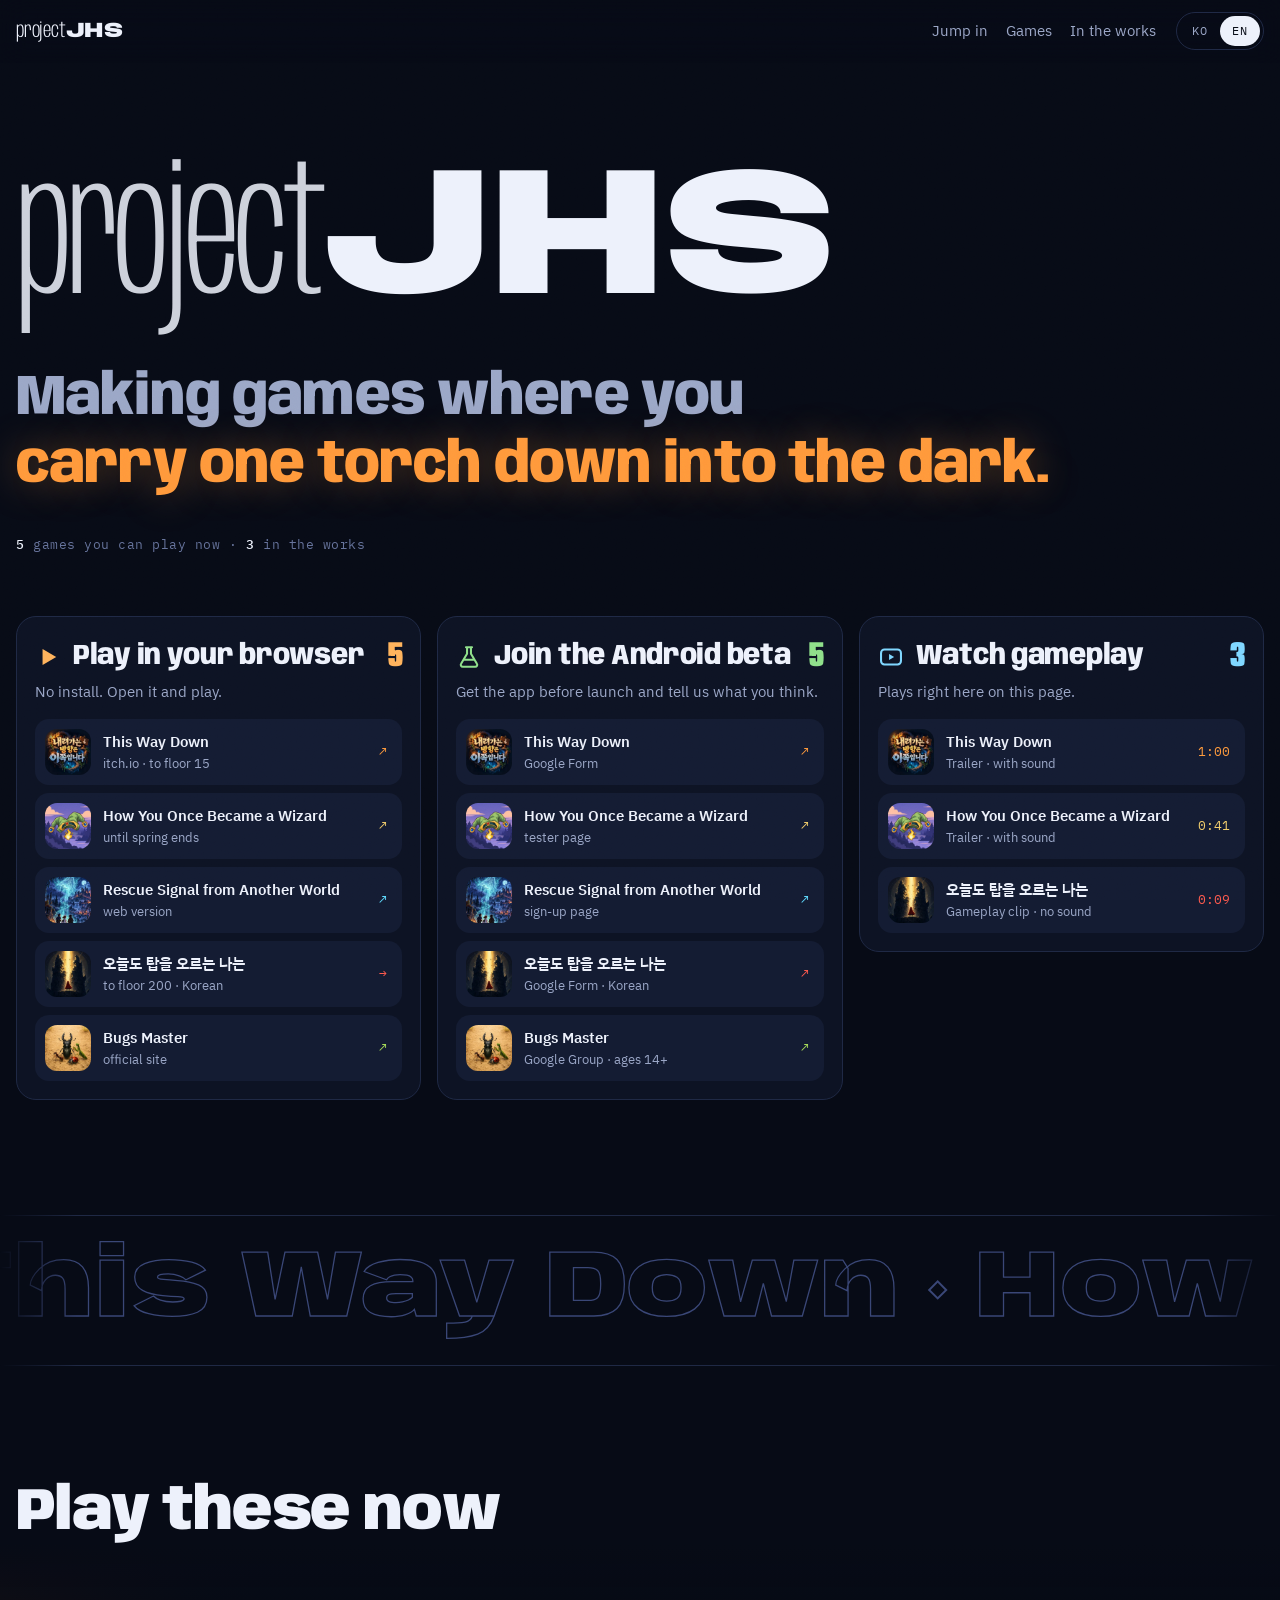
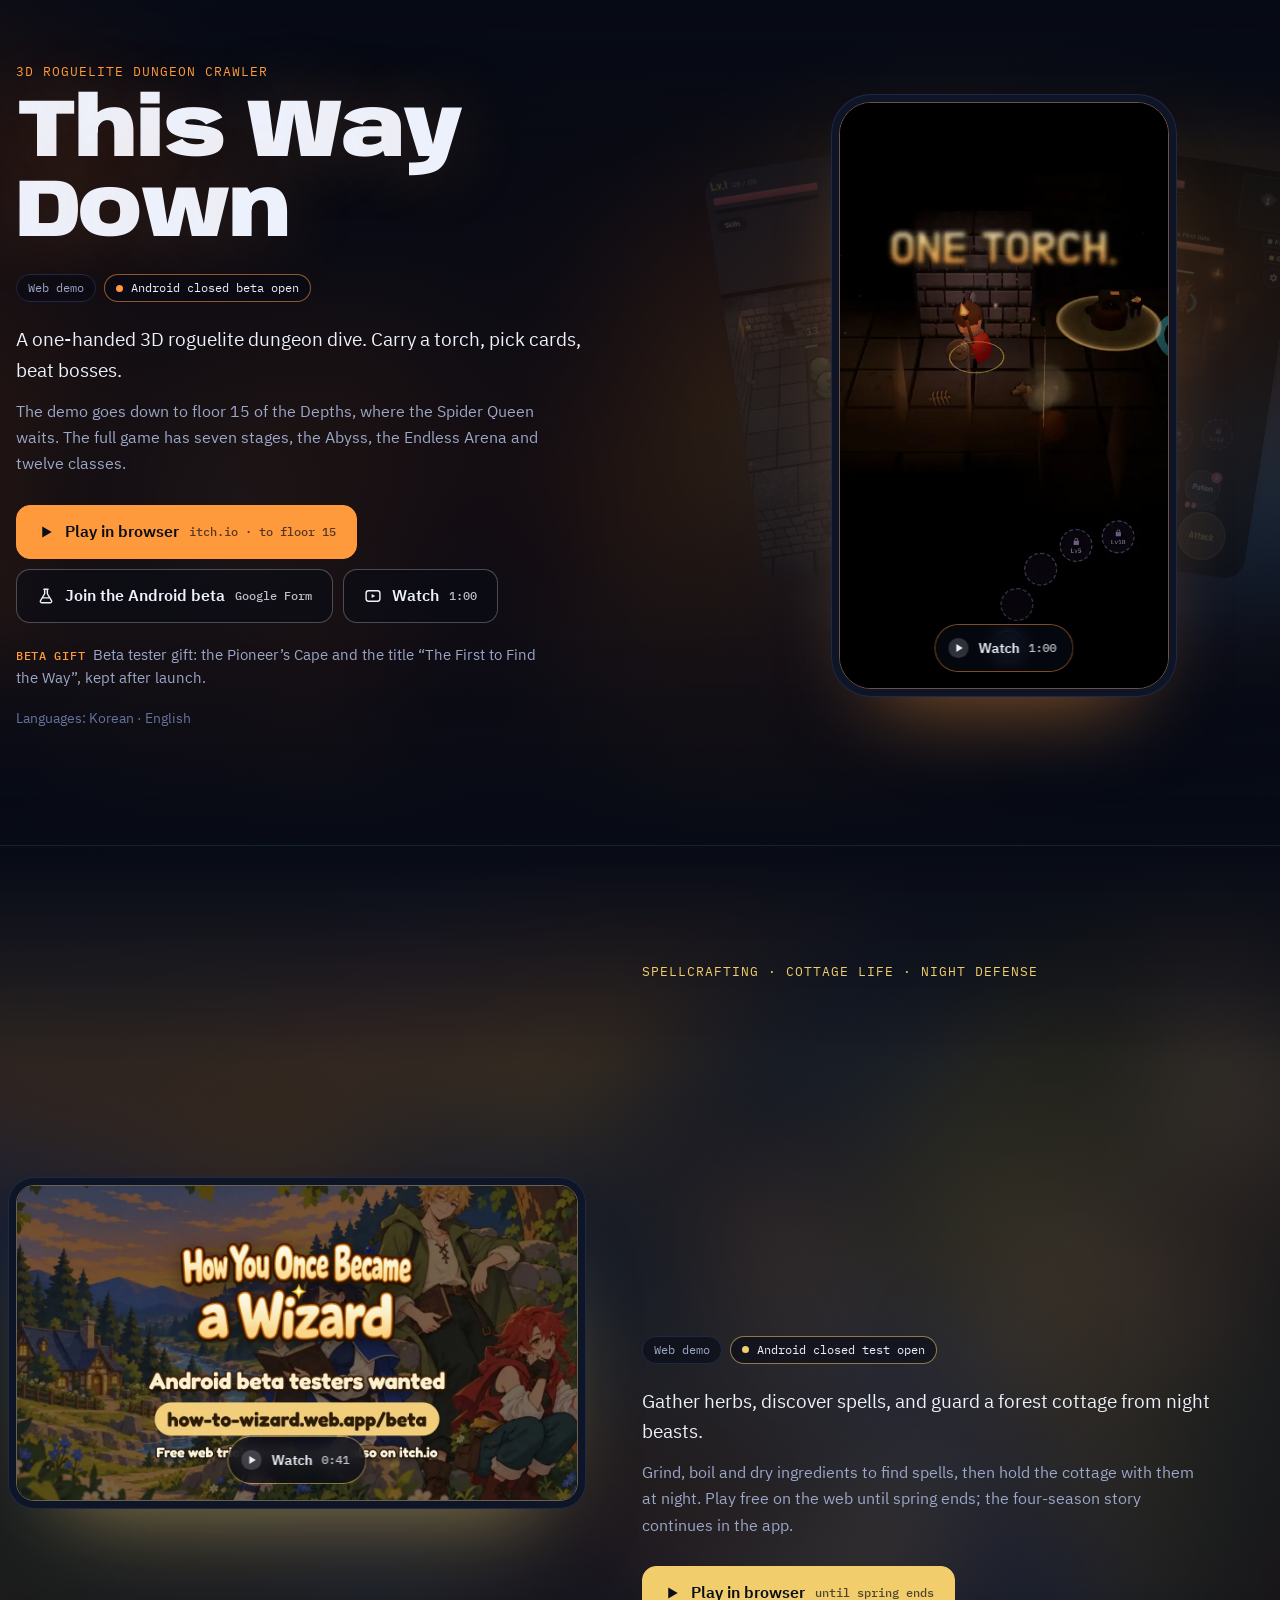
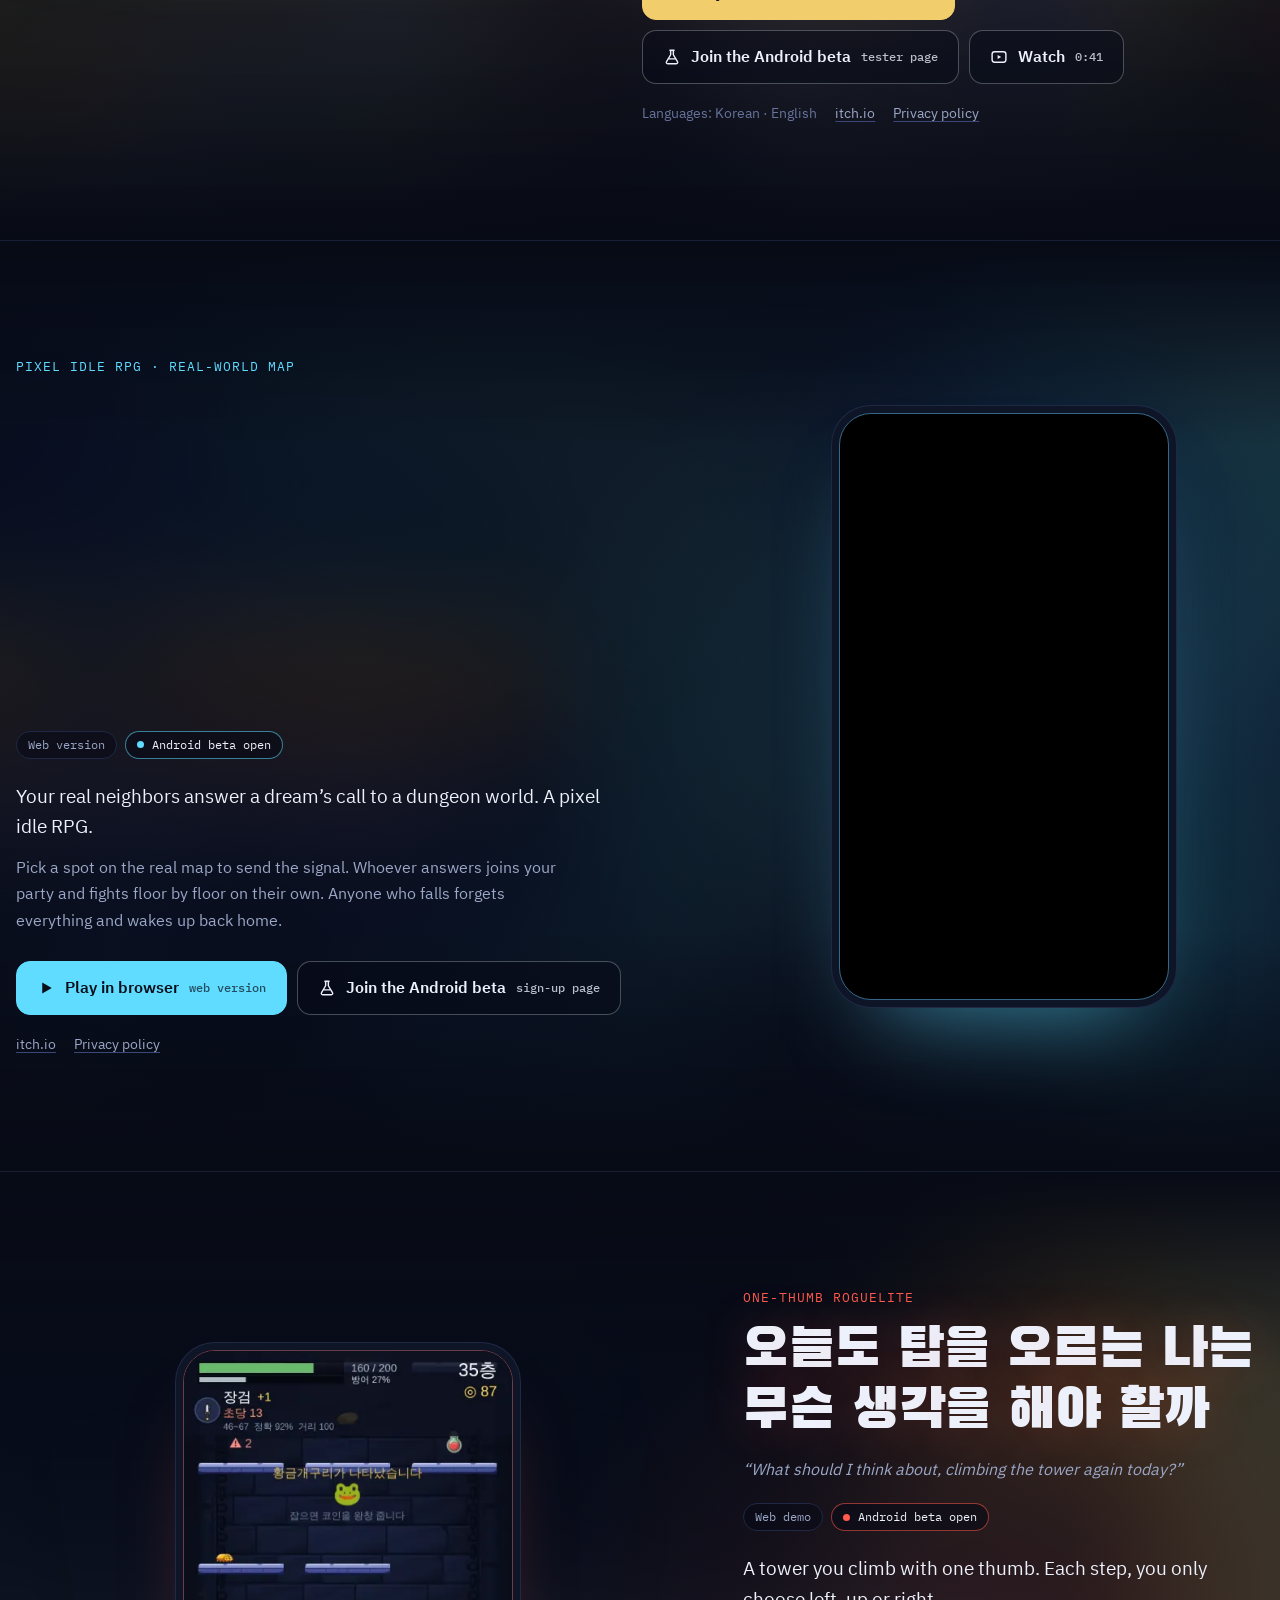
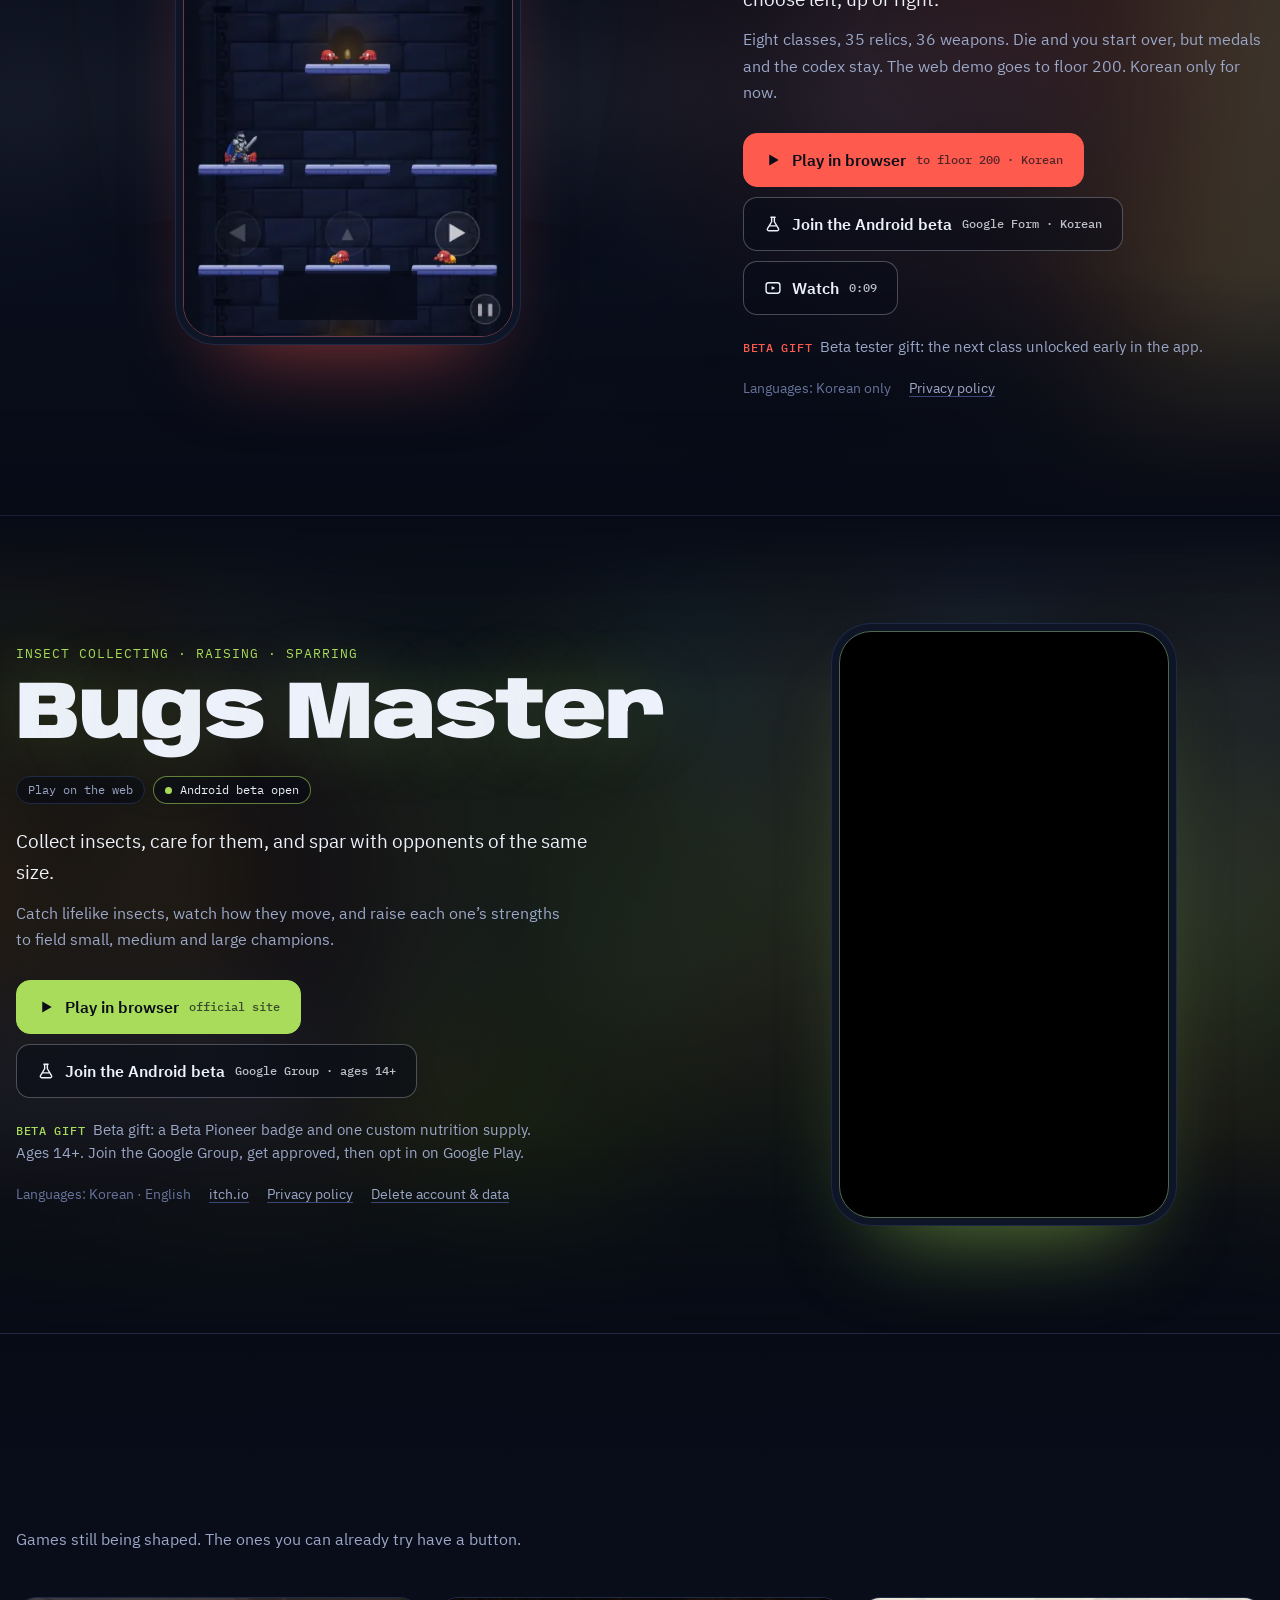
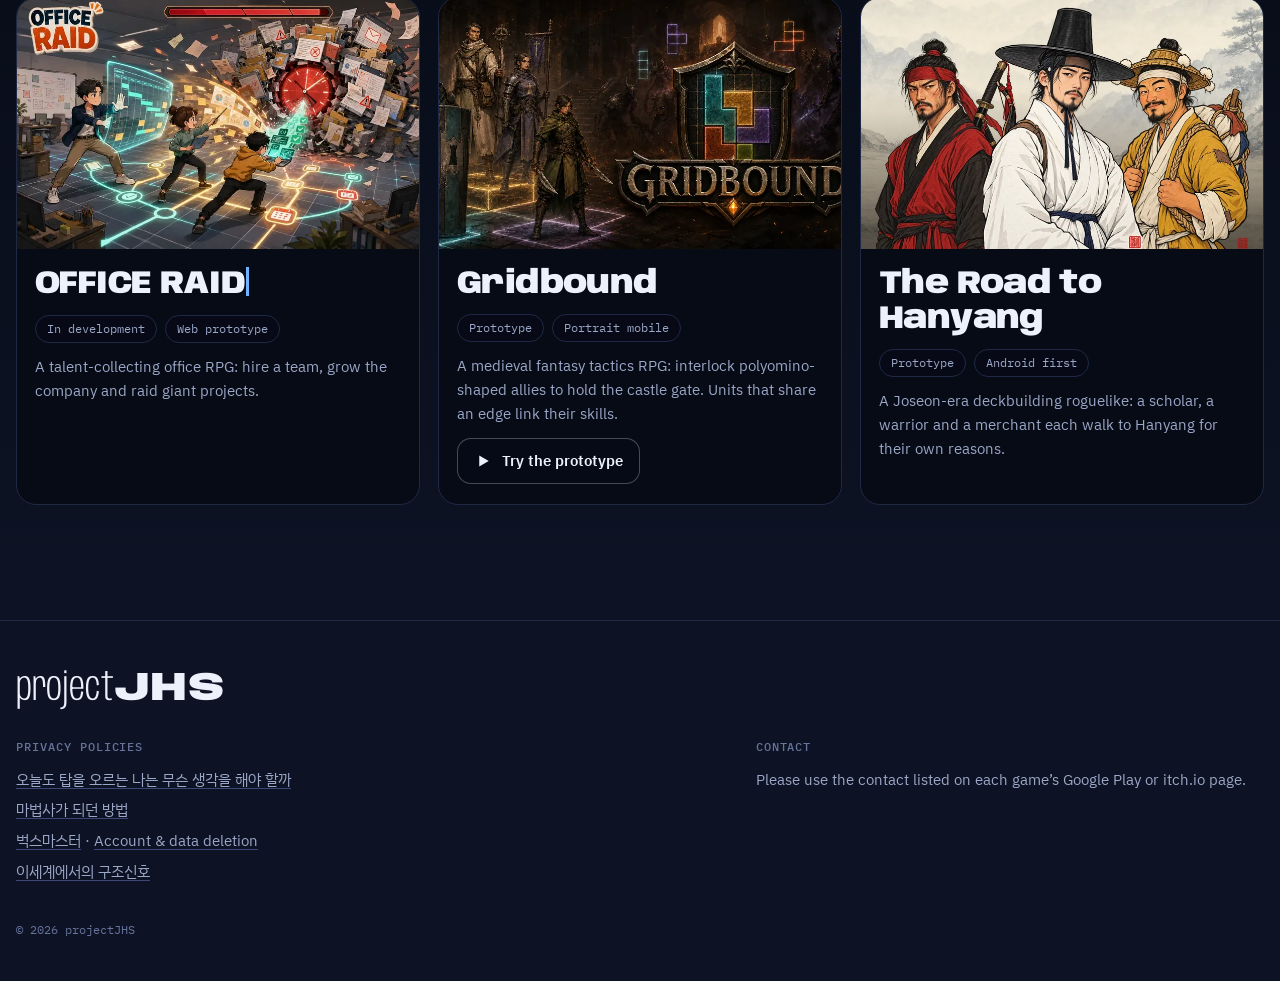
<file: index.html>
<!doctype html>
<html lang="ko">
<head>
<meta charset="utf-8">
<meta name="viewport" content="width=device-width, initial-scale=1, viewport-fit=cover">
<title>projectJHS</title>
<meta name="description" content="projectJHS가 만든 게임과 만들고 있는 게임. 웹에서 바로 해 보고, 안드로이드 베타 테스터로 신청하고, 플레이 영상을 볼 수 있습니다.">
<meta name="theme-color" content="#070b16">
<meta property="og:type" content="website">
<meta property="og:site_name" content="projectJHS">
<meta property="og:title" content="projectJHS — 게임을 만듭니다">
<meta property="og:description" content="웹에서 바로 해 보고, 안드로이드 베타 테스터로 신청하고, 플레이 영상을 보세요.">
<meta property="og:image" content="https://ming87-star.github.io/projectjhs/assets/og.jpg">
<meta property="og:url" content="https://ming87-star.github.io/projectjhs/">
<meta name="twitter:card" content="summary_large_image">
<link rel="icon" href="assets/favicon.svg" type="image/svg+xml">
<link rel="preconnect" href="https://fonts.googleapis.com">
<link rel="preconnect" href="https://fonts.gstatic.com" crossorigin>
<link rel="stylesheet" href="https://fonts.googleapis.com/css2?family=Anybody:ital,wdth,wght@0,50..150,100..900;1,50..150,100..900&family=Black+Han+Sans&family=IBM+Plex+Mono:wght@500&family=IBM+Plex+Sans+KR:wght@400;500;600&display=swap">
<link rel="stylesheet" href="https://fonts.googleapis.com/css2?family=Song+Myung&text=%ED%95%9C%EC%96%91%20%EA%B0%80%EB%8A%94%20%EA%B8%B8&display=swap">
<link rel="stylesheet" href="site/style.css">
</head>
<body>
<a class="skip" href="#play" data-t="skip">바로 가기로 건너뛰기</a>

<header class="bar">
  <div class="bar-in">
    <a class="bar-mark" href="#top" aria-label="projectJHS">project<b>JHS</b></a>
    <nav class="bar-nav" aria-label="페이지 안내" data-t-aria="navLabel">
      <a href="#play" data-t="navPlay">바로 가기</a>
      <a href="#games" data-t="navGames">게임</a>
      <a href="#making" data-t="navMaking">만드는 중</a>
    </nav>
    <div class="lang" role="group" aria-label="언어 / Language">
      <button type="button" data-lang="ko" aria-pressed="true">KO</button>
      <button type="button" data-lang="en" aria-pressed="false">EN</button>
    </div>
  </div>
</header>

<main id="top">
  <section class="hero" aria-labelledby="wordmark">
    <h1 class="wordmark" id="wordmark" aria-label="projectJHS"><span class="wm-lo">project</span><span class="wm-hi">JHS</span></h1>
    <p class="hero-line" id="hero-line"></p>
    <p class="hero-count" id="hero-count"></p>
  </section>

  <section class="quick" id="play" aria-labelledby="quick-title">
    <h2 class="sr" id="quick-title" data-t="quickTitle">바로 가기</h2>
    <div class="quick-grid" id="quick-grid"></div>
  </section>

  <div class="marquee" id="marquee" aria-hidden="true"><div class="marquee-track" id="marquee-track"></div></div>

  <section class="worlds" id="games" aria-labelledby="games-title">
    <h2 class="band-title" id="games-title"><span data-t="gamesTitle">지금 해 볼 수 있는 게임</span></h2>
    <div id="worlds"></div>
  </section>

  <section class="making" id="making" aria-labelledby="making-title">
    <div class="making-in">
      <h2 class="band-title" id="making-title"><span data-t="makingTitle">만들고 있는 게임</span></h2>
      <p class="making-note" data-t="makingNote">아직 다듬는 중인 게임들입니다. 해 볼 수 있는 것은 단추를 달아 두었습니다.</p>
      <div class="making-grid" id="making-grid"></div>
    </div>
  </section>
</main>

<footer class="foot">
  <div class="foot-in">
    <p class="foot-mark">project<b>JHS</b></p>
    <div class="foot-cols">
      <div>
        <h2 class="foot-h" data-t="footPrivacy">개인정보처리방침</h2>
        <ul class="foot-list">
          <li><a href="privacy/whileclimbing.html">오늘도 탑을 오르는 나는 무슨 생각을 해야 할까</a></li>
          <li><a href="privacy/how-to-wizard.html">마법사가 되던 방법</a></li>
          <li><a href="privacy/bugs-master.html">벅스마스터</a> · <a href="privacy/bugs-master-deletion.html" data-t="footDeletion">계정·데이터 삭제 안내</a></li>
          <li><a href="https://otherworld-sos.web.app/privacy.html">이세계에서의 구조신호</a></li>
        </ul>
      </div>
      <div>
        <h2 class="foot-h" data-t="footContact">문의</h2>
        <p class="foot-p" data-t="footContactText">문의는 Google Play 스토어 등록정보의 연락처로 주세요.</p>
      </div>
    </div>
    <p class="foot-small">© 2026 projectJHS</p>
  </div>
</footer>

<dialog class="player" id="player" aria-labelledby="player-title">
  <div class="player-box">
    <div class="player-head">
      <p class="player-title" id="player-title"></p>
      <button type="button" class="player-close" id="player-close" data-t-aria="close" aria-label="닫기">✕</button>
    </div>
    <video id="player-video" controls playsinline preload="none"></video>
  </div>
</dialog>

<noscript><p class="noscript">이 페이지는 자바스크립트가 켜져 있어야 게임 목록이 보입니다. · Please enable JavaScript to see the games.</p></noscript>
<script src="site/games.js"></script>
<script src="site/app.js"></script>
</body>
</html>
</file>
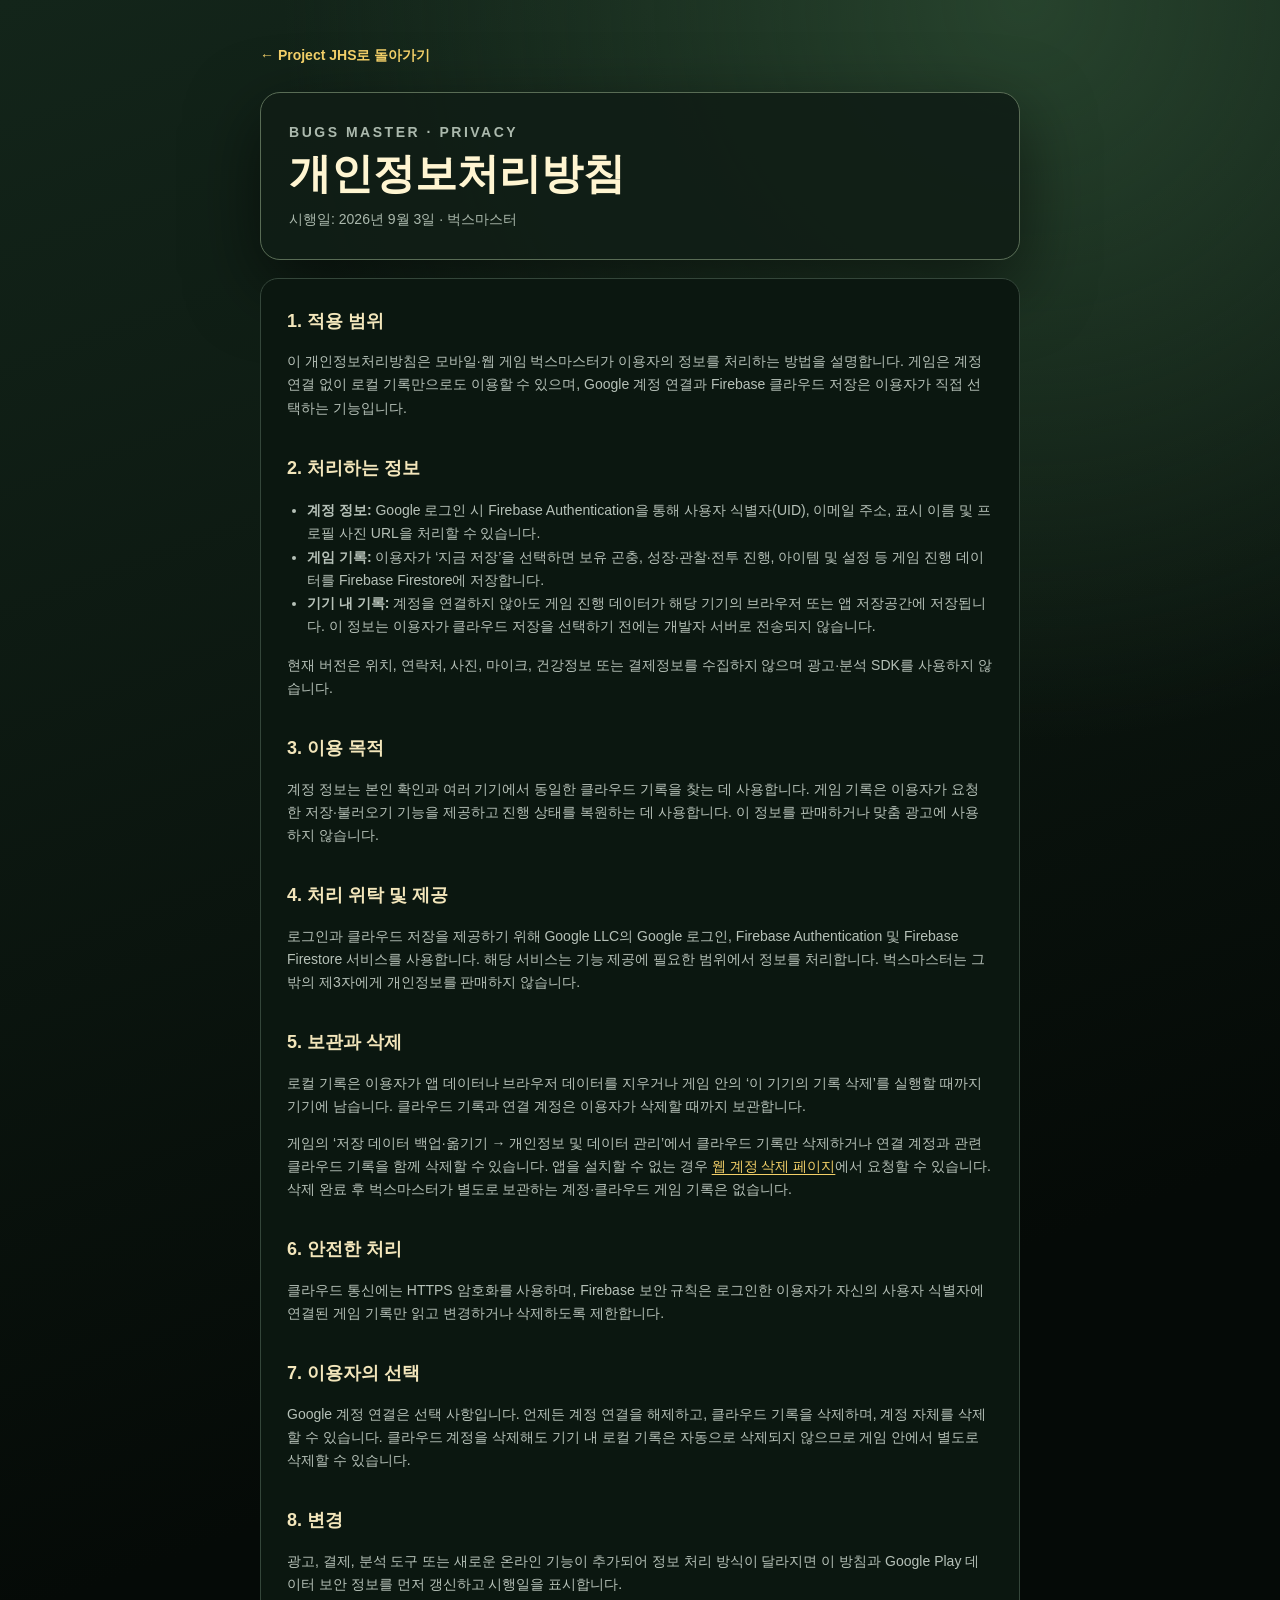
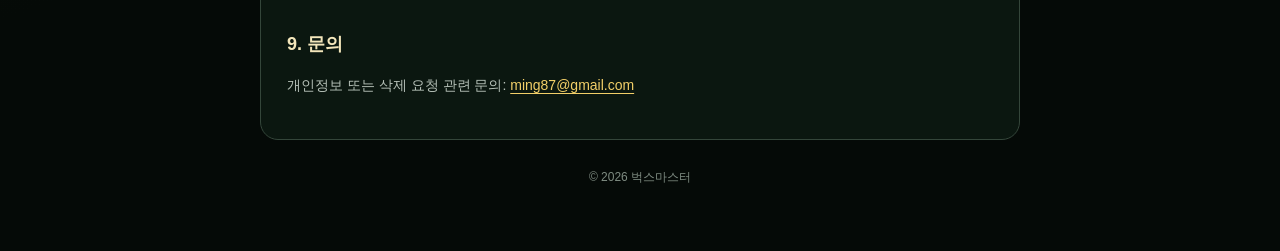
<file: privacy/bugs-master-20260903.html>
<!doctype html>
<html lang="ko">
<head>
  <meta charset="UTF-8">
  <meta name="viewport" content="width=device-width,initial-scale=1,viewport-fit=cover">
  <meta name="description" content="벅스마스터 개인정보처리방침">
  <title>개인정보처리방침 | 벅스마스터</title>
  <link rel="stylesheet" href="bugs-master-legal.css">
</head>
<body><main>
  <a class="back" href="../index.html">← Project JHS로 돌아가기</a>
  <header class="hero"><p class="eyebrow">BUGS MASTER · PRIVACY</p><h1>개인정보처리방침</h1><p>시행일: 2026년 9월 3일 · 벅스마스터</p></header>
  <div class="content">
    <section><h2>1. 적용 범위</h2><p>이 개인정보처리방침은 모바일·웹 게임 벅스마스터가 이용자의 정보를 처리하는 방법을 설명합니다. 게임은 계정 연결 없이 로컬 기록만으로도 이용할 수 있으며, Google 계정 연결과 Firebase 클라우드 저장은 이용자가 직접 선택하는 기능입니다.</p></section>
    <section><h2>2. 처리하는 정보</h2><ul><li><strong>계정 정보:</strong> Google 로그인 시 Firebase Authentication을 통해 사용자 식별자(UID), 이메일 주소, 표시 이름 및 프로필 사진 URL을 처리할 수 있습니다.</li><li><strong>게임 기록:</strong> 이용자가 ‘지금 저장’을 선택하면 보유 곤충, 성장·관찰·전투 진행, 아이템 및 설정 등 게임 진행 데이터를 Firebase Firestore에 저장합니다.</li><li><strong>기기 내 기록:</strong> 계정을 연결하지 않아도 게임 진행 데이터가 해당 기기의 브라우저 또는 앱 저장공간에 저장됩니다. 이 정보는 이용자가 클라우드 저장을 선택하기 전에는 개발자 서버로 전송되지 않습니다.</li></ul><p>현재 버전은 위치, 연락처, 사진, 마이크, 건강정보 또는 결제정보를 수집하지 않으며 광고·분석 SDK를 사용하지 않습니다.</p></section>
    <section><h2>3. 이용 목적</h2><p>계정 정보는 본인 확인과 여러 기기에서 동일한 클라우드 기록을 찾는 데 사용합니다. 게임 기록은 이용자가 요청한 저장·불러오기 기능을 제공하고 진행 상태를 복원하는 데 사용합니다. 이 정보를 판매하거나 맞춤 광고에 사용하지 않습니다.</p></section>
    <section><h2>4. 처리 위탁 및 제공</h2><p>로그인과 클라우드 저장을 제공하기 위해 Google LLC의 Google 로그인, Firebase Authentication 및 Firebase Firestore 서비스를 사용합니다. 해당 서비스는 기능 제공에 필요한 범위에서 정보를 처리합니다. 벅스마스터는 그 밖의 제3자에게 개인정보를 판매하지 않습니다.</p></section>
    <section><h2>5. 보관과 삭제</h2><p>로컬 기록은 이용자가 앱 데이터나 브라우저 데이터를 지우거나 게임 안의 ‘이 기기의 기록 삭제’를 실행할 때까지 기기에 남습니다. 클라우드 기록과 연결 계정은 이용자가 삭제할 때까지 보관합니다.</p><p>게임의 ‘저장 데이터 백업·옮기기 → 개인정보 및 데이터 관리’에서 클라우드 기록만 삭제하거나 연결 계정과 관련 클라우드 기록을 함께 삭제할 수 있습니다. 앱을 설치할 수 없는 경우 <a href="https://bugs-master.ald-stark.chatgpt.site/game/account-deletion.html">웹 계정 삭제 페이지</a>에서 요청할 수 있습니다. 삭제 완료 후 벅스마스터가 별도로 보관하는 계정·클라우드 게임 기록은 없습니다.</p></section>
    <section><h2>6. 안전한 처리</h2><p>클라우드 통신에는 HTTPS 암호화를 사용하며, Firebase 보안 규칙은 로그인한 이용자가 자신의 사용자 식별자에 연결된 게임 기록만 읽고 변경하거나 삭제하도록 제한합니다.</p></section>
    <section><h2>7. 이용자의 선택</h2><p>Google 계정 연결은 선택 사항입니다. 언제든 계정 연결을 해제하고, 클라우드 기록을 삭제하며, 계정 자체를 삭제할 수 있습니다. 클라우드 계정을 삭제해도 기기 내 로컬 기록은 자동으로 삭제되지 않으므로 게임 안에서 별도로 삭제할 수 있습니다.</p></section>
    <section><h2>8. 변경</h2><p>광고, 결제, 분석 도구 또는 새로운 온라인 기능이 추가되어 정보 처리 방식이 달라지면 이 방침과 Google Play 데이터 보안 정보를 먼저 갱신하고 시행일을 표시합니다.</p></section>
    <section><h2>9. 문의</h2><p>개인정보 또는 삭제 요청 관련 문의: <a href="mailto:ming87@gmail.com">ming87@gmail.com</a></p></section>
  </div>
  <footer>© 2026 벅스마스터</footer>
</main></body>
</html>
</file>
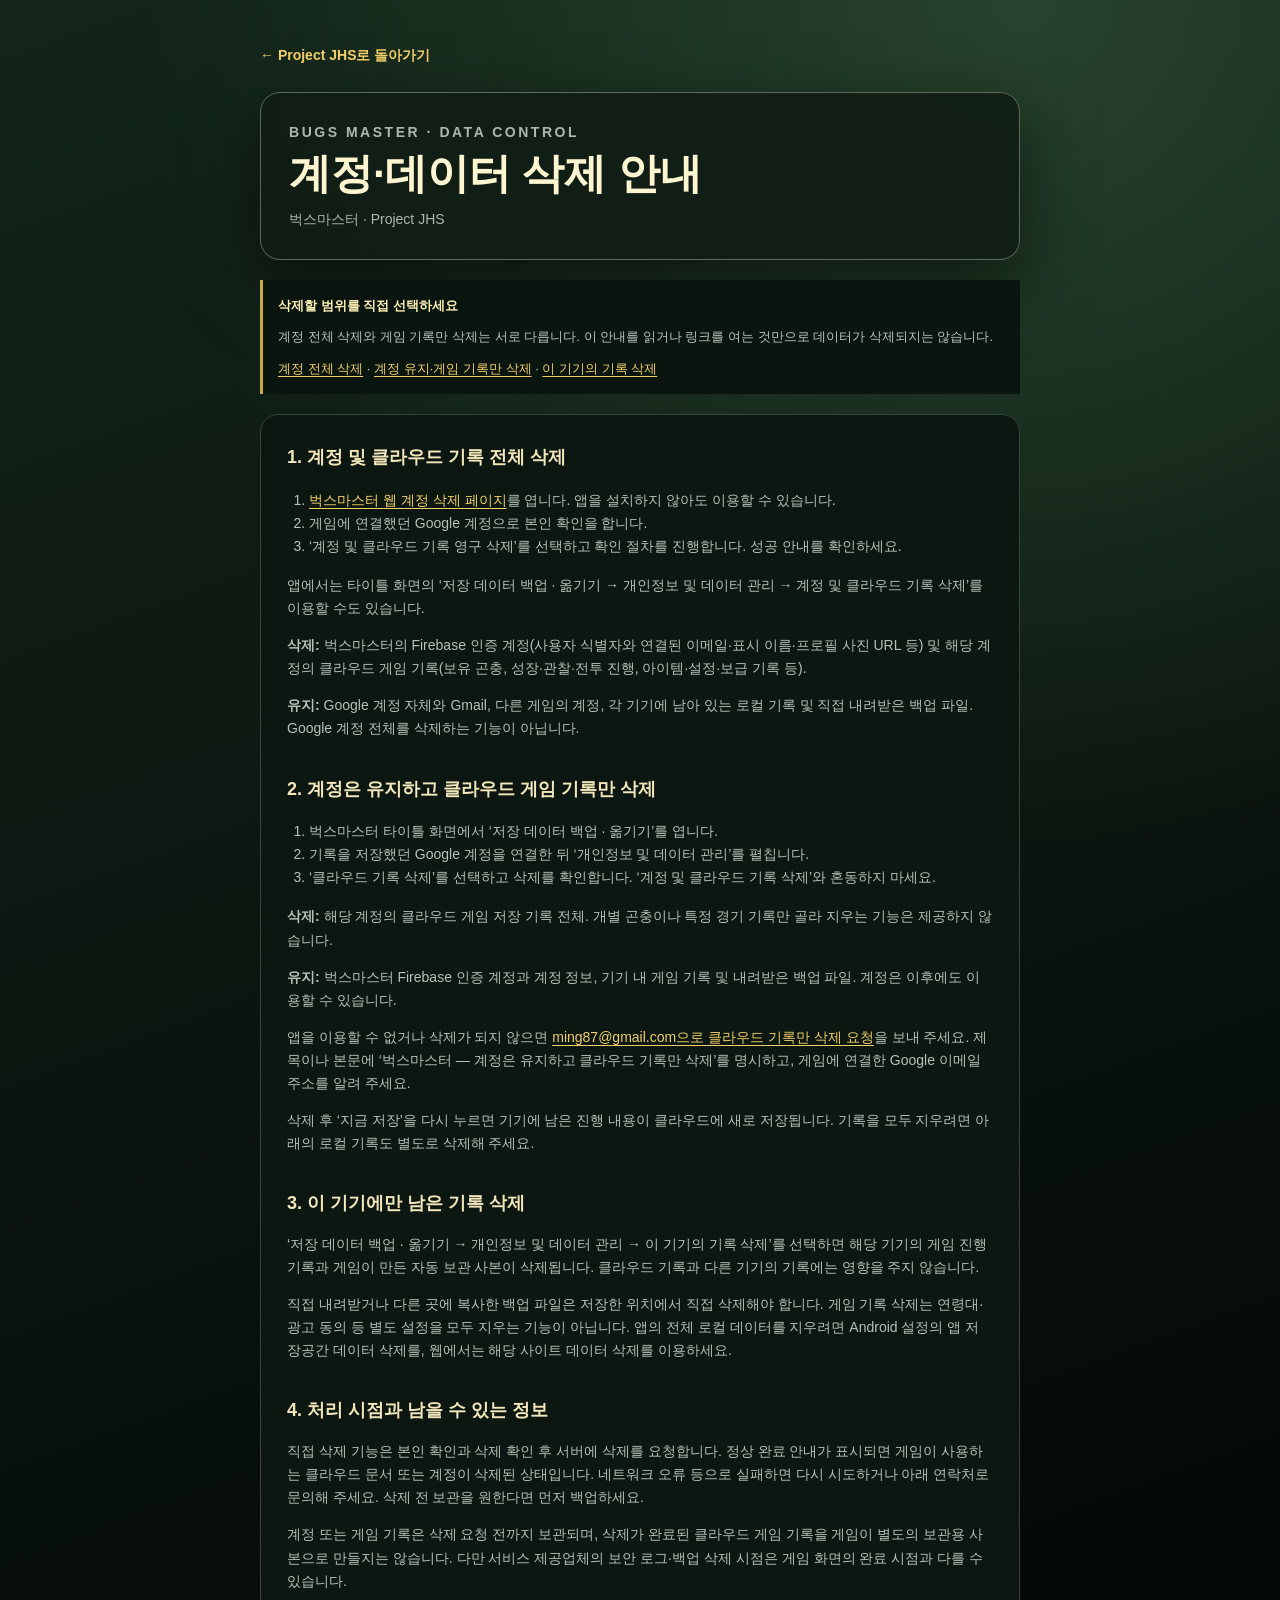
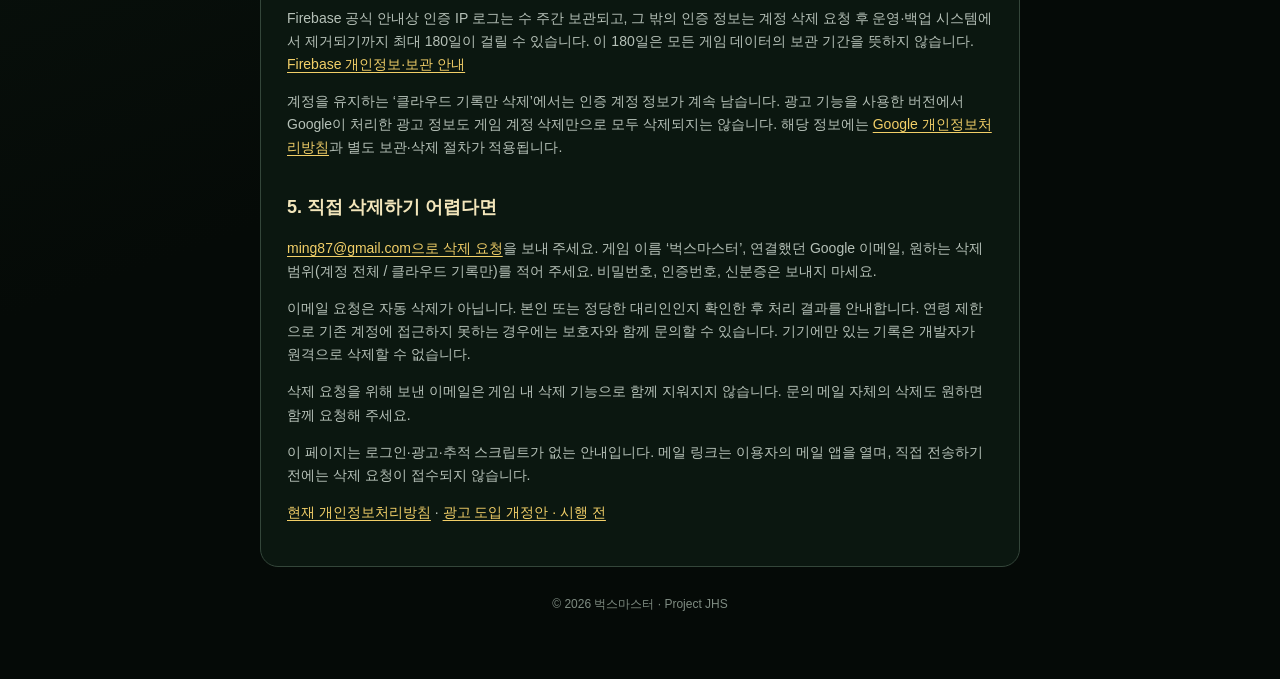
<file: privacy/bugs-master-deletion.html>
<!doctype html>
<html lang="ko">
<head>
  <meta charset="UTF-8">
  <meta name="viewport" content="width=device-width,initial-scale=1,viewport-fit=cover">
  <meta name="description" content="벅스마스터 계정 전체 삭제, 계정을 유지한 클라우드 게임 기록 삭제, 기기 내 기록 삭제 방법">
  <title>계정·데이터 삭제 안내 | 벅스마스터</title>
  <link rel="stylesheet" href="bugs-master-legal.css">
  <style>.content ol{padding-left:22px}.content a{overflow-wrap:anywhere}section{scroll-margin-top:20px}</style>
</head>
<body><main>
  <a class="back" href="../index.html">← Project JHS로 돌아가기</a>
  <header class="hero"><p class="eyebrow">BUGS MASTER · DATA CONTROL</p><h1>계정·데이터 삭제 안내</h1><p>벅스마스터 · Project JHS</p></header>
  <div class="status"><strong>삭제할 범위를 직접 선택하세요</strong><span>계정 전체 삭제와 게임 기록만 삭제는 서로 다릅니다. 이 안내를 읽거나 링크를 여는 것만으로 데이터가 삭제되지는 않습니다.</span><span><a href="#account">계정 전체 삭제</a> · <a href="#game-data">계정 유지·게임 기록만 삭제</a> · <a href="#local">이 기기의 기록 삭제</a></span></div>
  <div class="content">
    <section id="account"><h2>1. 계정 및 클라우드 기록 전체 삭제</h2>
      <ol><li><a href="https://bugs-master.ald-stark.chatgpt.site/game/account-deletion.html">벅스마스터 웹 계정 삭제 페이지</a>를 엽니다. 앱을 설치하지 않아도 이용할 수 있습니다.</li><li>게임에 연결했던 Google 계정으로 본인 확인을 합니다.</li><li>‘계정 및 클라우드 기록 영구 삭제’를 선택하고 확인 절차를 진행합니다. 성공 안내를 확인하세요.</li></ol>
      <p>앱에서는 타이틀 화면의 ‘저장 데이터 백업 · 옮기기 → 개인정보 및 데이터 관리 → 계정 및 클라우드 기록 삭제’를 이용할 수도 있습니다.</p>
      <p><strong>삭제:</strong> 벅스마스터의 Firebase 인증 계정(사용자 식별자와 연결된 이메일·표시 이름·프로필 사진 URL 등) 및 해당 계정의 클라우드 게임 기록(보유 곤충, 성장·관찰·전투 진행, 아이템·설정·보급 기록 등).</p>
      <p><strong>유지:</strong> Google 계정 자체와 Gmail, 다른 게임의 계정, 각 기기에 남아 있는 로컬 기록 및 직접 내려받은 백업 파일. Google 계정 전체를 삭제하는 기능이 아닙니다.</p>
    </section>
    <section id="game-data"><h2>2. 계정은 유지하고 클라우드 게임 기록만 삭제</h2>
      <ol><li>벅스마스터 타이틀 화면에서 ‘저장 데이터 백업 · 옮기기’를 엽니다.</li><li>기록을 저장했던 Google 계정을 연결한 뒤 ‘개인정보 및 데이터 관리’를 펼칩니다.</li><li>‘클라우드 기록 삭제’를 선택하고 삭제를 확인합니다. ‘계정 및 클라우드 기록 삭제’와 혼동하지 마세요.</li></ol>
      <p><strong>삭제:</strong> 해당 계정의 클라우드 게임 저장 기록 전체. 개별 곤충이나 특정 경기 기록만 골라 지우는 기능은 제공하지 않습니다.</p>
      <p><strong>유지:</strong> 벅스마스터 Firebase 인증 계정과 계정 정보, 기기 내 게임 기록 및 내려받은 백업 파일. 계정은 이후에도 이용할 수 있습니다.</p>
      <p>앱을 이용할 수 없거나 삭제가 되지 않으면 <a href="mailto:ming87@gmail.com?subject=%EB%B2%85%EC%8A%A4%EB%A7%88%EC%8A%A4%ED%84%B0%20%ED%81%B4%EB%9D%BC%EC%9A%B0%EB%93%9C%20%EA%B8%B0%EB%A1%9D%EB%A7%8C%20%EC%82%AD%EC%A0%9C%20%EC%9A%94%EC%B2%AD">ming87@gmail.com으로 클라우드 기록만 삭제 요청</a>을 보내 주세요. 제목이나 본문에 ‘벅스마스터 — 계정은 유지하고 클라우드 기록만 삭제’를 명시하고, 게임에 연결한 Google 이메일 주소를 알려 주세요.</p>
      <p>삭제 후 ‘지금 저장’을 다시 누르면 기기에 남은 진행 내용이 클라우드에 새로 저장됩니다. 기록을 모두 지우려면 아래의 로컬 기록도 별도로 삭제해 주세요.</p>
    </section>
    <section id="local"><h2>3. 이 기기에만 남은 기록 삭제</h2>
      <p>‘저장 데이터 백업 · 옮기기 → 개인정보 및 데이터 관리 → 이 기기의 기록 삭제’를 선택하면 해당 기기의 게임 진행 기록과 게임이 만든 자동 보관 사본이 삭제됩니다. 클라우드 기록과 다른 기기의 기록에는 영향을 주지 않습니다.</p>
      <p>직접 내려받거나 다른 곳에 복사한 백업 파일은 저장한 위치에서 직접 삭제해야 합니다. 게임 기록 삭제는 연령대·광고 동의 등 별도 설정을 모두 지우는 기능이 아닙니다. 앱의 전체 로컬 데이터를 지우려면 Android 설정의 앱 저장공간 데이터 삭제를, 웹에서는 해당 사이트 데이터 삭제를 이용하세요.</p>
    </section>
    <section id="retention"><h2>4. 처리 시점과 남을 수 있는 정보</h2>
      <p>직접 삭제 기능은 본인 확인과 삭제 확인 후 서버에 삭제를 요청합니다. 정상 완료 안내가 표시되면 게임이 사용하는 클라우드 문서 또는 계정이 삭제된 상태입니다. 네트워크 오류 등으로 실패하면 다시 시도하거나 아래 연락처로 문의해 주세요. 삭제 전 보관을 원한다면 먼저 백업하세요.</p>
      <p>계정 또는 게임 기록은 삭제 요청 전까지 보관되며, 삭제가 완료된 클라우드 게임 기록을 게임이 별도의 보관용 사본으로 만들지는 않습니다. 다만 서비스 제공업체의 보안 로그·백업 삭제 시점은 게임 화면의 완료 시점과 다를 수 있습니다.</p>
      <p>Firebase 공식 안내상 인증 IP 로그는 수 주간 보관되고, 그 밖의 인증 정보는 계정 삭제 요청 후 운영·백업 시스템에서 제거되기까지 최대 180일이 걸릴 수 있습니다. 이 180일은 모든 게임 데이터의 보관 기간을 뜻하지 않습니다. <a href="https://firebase.google.com/support/privacy">Firebase 개인정보·보관 안내</a></p>
      <p>계정을 유지하는 ‘클라우드 기록만 삭제’에서는 인증 계정 정보가 계속 남습니다. 광고 기능을 사용한 버전에서 Google이 처리한 광고 정보도 게임 계정 삭제만으로 모두 삭제되지는 않습니다. 해당 정보에는 <a href="https://policies.google.com/privacy">Google 개인정보처리방침</a>과 별도 보관·삭제 절차가 적용됩니다.</p>
    </section>
    <section id="help"><h2>5. 직접 삭제하기 어렵다면</h2>
      <p><a href="mailto:ming87@gmail.com?subject=%EB%B2%85%EC%8A%A4%EB%A7%88%EC%8A%A4%ED%84%B0%20%EA%B3%84%EC%A0%95%C2%B7%EB%8D%B0%EC%9D%B4%ED%84%B0%20%EC%82%AD%EC%A0%9C%20%EC%9A%94%EC%B2%AD">ming87@gmail.com으로 삭제 요청</a>을 보내 주세요. 게임 이름 ‘벅스마스터’, 연결했던 Google 이메일, 원하는 삭제 범위(계정 전체 / 클라우드 기록만)를 적어 주세요. 비밀번호, 인증번호, 신분증은 보내지 마세요.</p>
      <p>이메일 요청은 자동 삭제가 아닙니다. 본인 또는 정당한 대리인인지 확인한 후 처리 결과를 안내합니다. 연령 제한으로 기존 계정에 접근하지 못하는 경우에는 보호자와 함께 문의할 수 있습니다. 기기에만 있는 기록은 개발자가 원격으로 삭제할 수 없습니다.</p>
      <p>삭제 요청을 위해 보낸 이메일은 게임 내 삭제 기능으로 함께 지워지지 않습니다. 문의 메일 자체의 삭제도 원하면 함께 요청해 주세요.</p>
      <p>이 페이지는 로그인·광고·추적 스크립트가 없는 안내입니다. 메일 링크는 이용자의 메일 앱을 열며, 직접 전송하기 전에는 삭제 요청이 접수되지 않습니다.</p>
      <p><a href="bugs-master.html">현재 개인정보처리방침</a> · <a href="bugs-master-preview.html">광고 도입 개정안 · 시행 전</a></p>
    </section>
  </div>
  <footer>© 2026 벅스마스터 · Project JHS</footer>
</main></body>
</html>
</file>
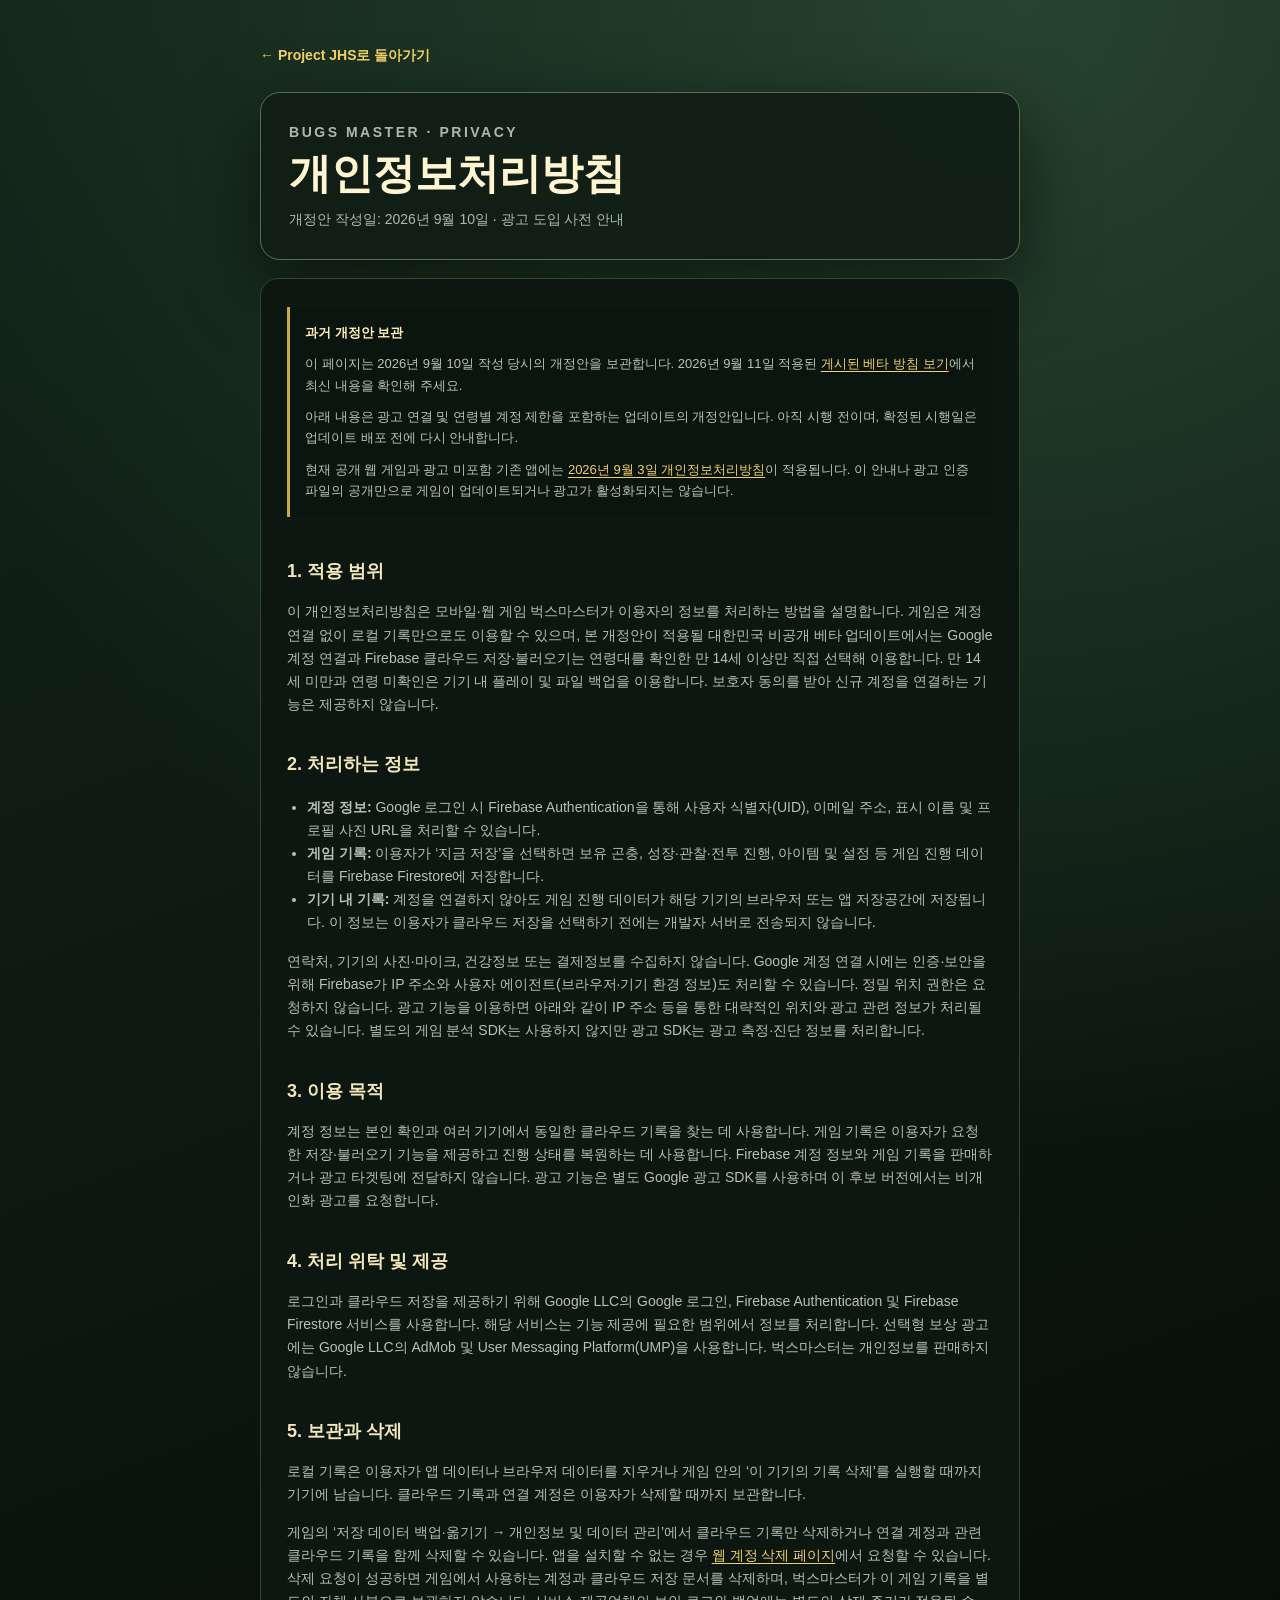
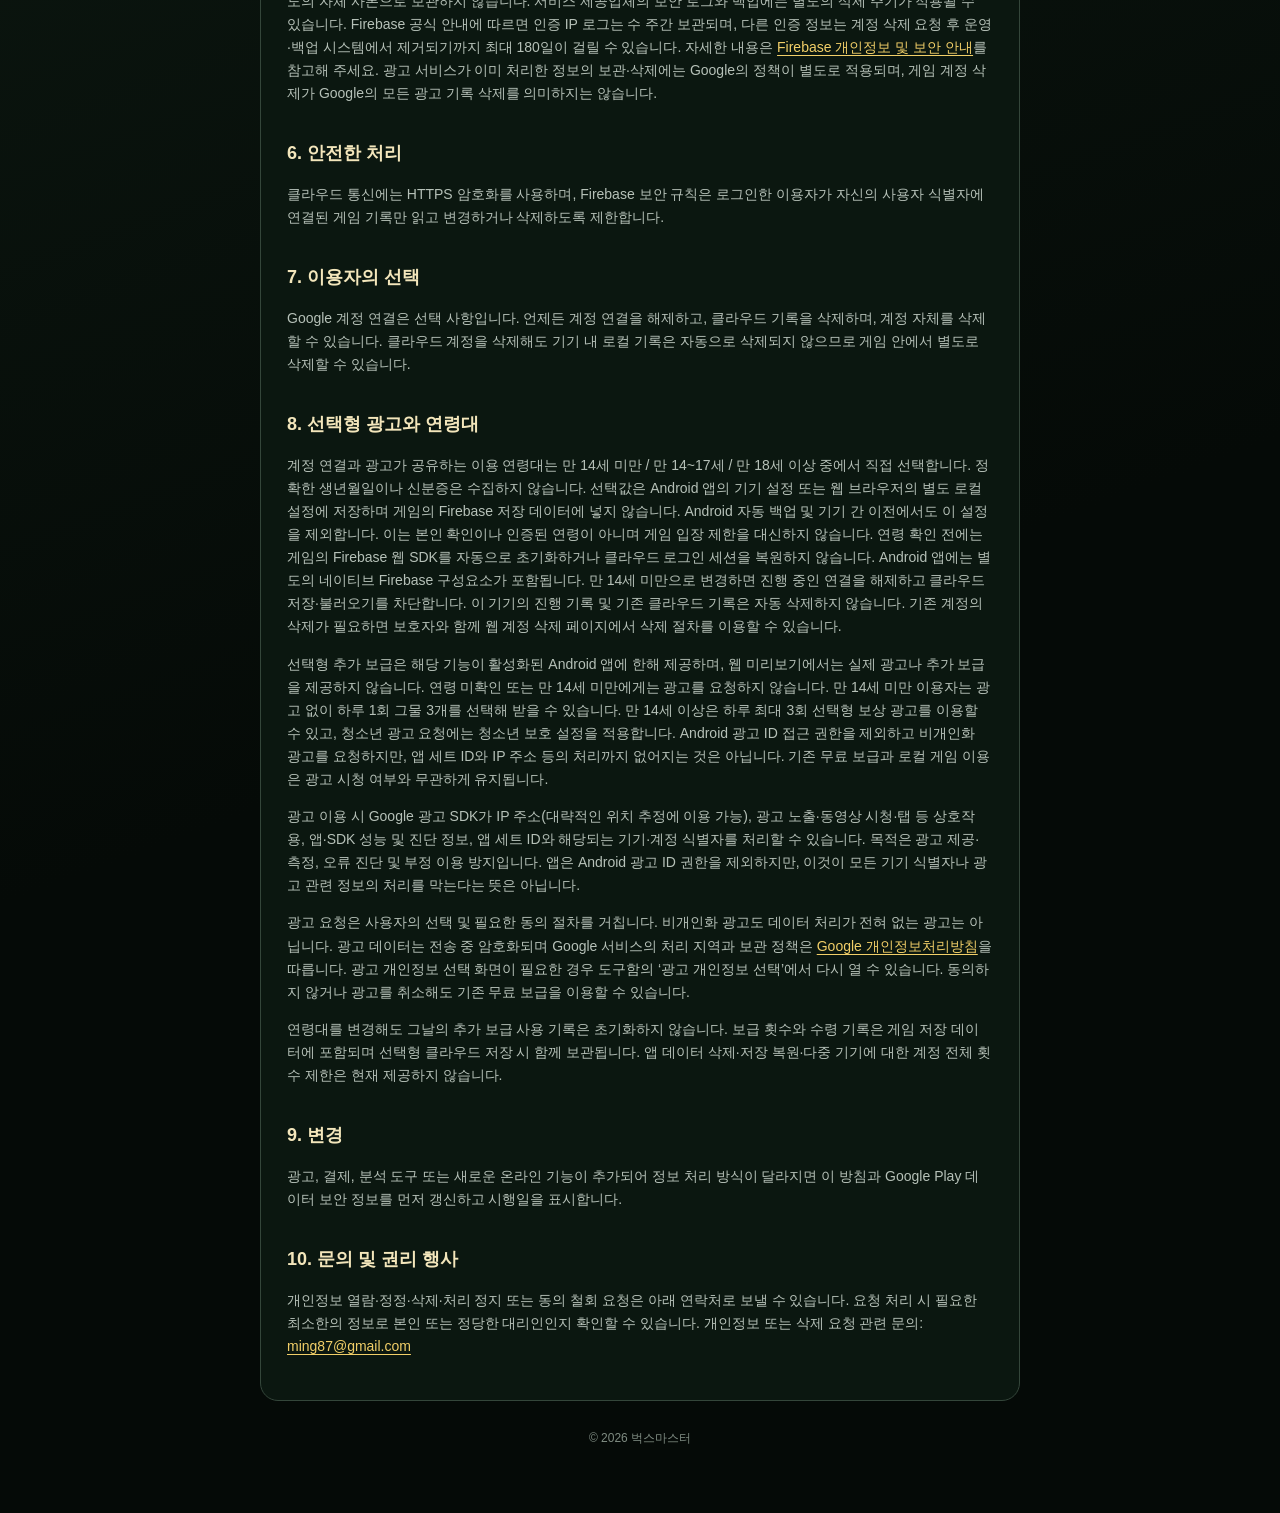
<file: privacy/bugs-master-preview.html>
<!doctype html>
<html lang="ko">
<head>
  <meta charset="UTF-8">
  <meta name="viewport" content="width=device-width,initial-scale=1,viewport-fit=cover">
  <meta name="description" content="벅스마스터 개인정보처리방침">
  <title>개인정보처리방침 개정안 · 시행 전 | 벅스마스터</title>
  <link rel="stylesheet" href="bugs-master-legal.css">
</head>
<body><main>
  <a class="back" href="../index.html">← Project JHS로 돌아가기</a>
  <header class="hero"><p class="eyebrow">BUGS MASTER · PRIVACY</p><h1>개인정보처리방침</h1><p>개정안 작성일: 2026년 9월 10일 · 광고 도입 사전 안내</p></header>
  <div class="content">
    <div class="status"><strong>과거 개정안 보관</strong><span>이 페이지는 2026년 9월 10일 작성 당시의 개정안을 보관합니다. 2026년 9월 11일 적용된 <a href="bugs-master.html">게시된 베타 방침 보기</a>에서 최신 내용을 확인해 주세요.</span><span>아래 내용은 광고 연결 및 연령별 계정 제한을 포함하는 업데이트의 개정안입니다. 아직 시행 전이며, 확정된 시행일은 업데이트 배포 전에 다시 안내합니다.</span><span>현재 공개 웹 게임과 광고 미포함 기존 앱에는 <a href="bugs-master-20260903.html">2026년 9월 3일 개인정보처리방침</a>이 적용됩니다. 이 안내나 광고 인증 파일의 공개만으로 게임이 업데이트되거나 광고가 활성화되지는 않습니다.</span></div>
    <section><h2>1. 적용 범위</h2><p>이 개인정보처리방침은 모바일·웹 게임 벅스마스터가 이용자의 정보를 처리하는 방법을 설명합니다. 게임은 계정 연결 없이 로컬 기록만으로도 이용할 수 있으며, 본 개정안이 적용될 대한민국 비공개 베타 업데이트에서는 Google 계정 연결과 Firebase 클라우드 저장·불러오기는 연령대를 확인한 만 14세 이상만 직접 선택해 이용합니다. 만 14세 미만과 연령 미확인은 기기 내 플레이 및 파일 백업을 이용합니다. 보호자 동의를 받아 신규 계정을 연결하는 기능은 제공하지 않습니다.</p></section>
    <section><h2>2. 처리하는 정보</h2><ul><li><strong>계정 정보:</strong> Google 로그인 시 Firebase Authentication을 통해 사용자 식별자(UID), 이메일 주소, 표시 이름 및 프로필 사진 URL을 처리할 수 있습니다.</li><li><strong>게임 기록:</strong> 이용자가 ‘지금 저장’을 선택하면 보유 곤충, 성장·관찰·전투 진행, 아이템 및 설정 등 게임 진행 데이터를 Firebase Firestore에 저장합니다.</li><li><strong>기기 내 기록:</strong> 계정을 연결하지 않아도 게임 진행 데이터가 해당 기기의 브라우저 또는 앱 저장공간에 저장됩니다. 이 정보는 이용자가 클라우드 저장을 선택하기 전에는 개발자 서버로 전송되지 않습니다.</li></ul><p>연락처, 기기의 사진·마이크, 건강정보 또는 결제정보를 수집하지 않습니다. Google 계정 연결 시에는 인증·보안을 위해 Firebase가 IP 주소와 사용자 에이전트(브라우저·기기 환경 정보)도 처리할 수 있습니다. 정밀 위치 권한은 요청하지 않습니다. 광고 기능을 이용하면 아래와 같이 IP 주소 등을 통한 대략적인 위치와 광고 관련 정보가 처리될 수 있습니다. 별도의 게임 분석 SDK는 사용하지 않지만 광고 SDK는 광고 측정·진단 정보를 처리합니다.</p></section>
    <section><h2>3. 이용 목적</h2><p>계정 정보는 본인 확인과 여러 기기에서 동일한 클라우드 기록을 찾는 데 사용합니다. 게임 기록은 이용자가 요청한 저장·불러오기 기능을 제공하고 진행 상태를 복원하는 데 사용합니다. Firebase 계정 정보와 게임 기록을 판매하거나 광고 타겟팅에 전달하지 않습니다. 광고 기능은 별도 Google 광고 SDK를 사용하며 이 후보 버전에서는 비개인화 광고를 요청합니다.</p></section>
    <section><h2>4. 처리 위탁 및 제공</h2><p>로그인과 클라우드 저장을 제공하기 위해 Google LLC의 Google 로그인, Firebase Authentication 및 Firebase Firestore 서비스를 사용합니다. 해당 서비스는 기능 제공에 필요한 범위에서 정보를 처리합니다. 선택형 보상 광고에는 Google LLC의 AdMob 및 User Messaging Platform(UMP)을 사용합니다. 벅스마스터는 개인정보를 판매하지 않습니다.</p></section>
    <section><h2>5. 보관과 삭제</h2><p>로컬 기록은 이용자가 앱 데이터나 브라우저 데이터를 지우거나 게임 안의 ‘이 기기의 기록 삭제’를 실행할 때까지 기기에 남습니다. 클라우드 기록과 연결 계정은 이용자가 삭제할 때까지 보관합니다.</p><p>게임의 ‘저장 데이터 백업·옮기기 → 개인정보 및 데이터 관리’에서 클라우드 기록만 삭제하거나 연결 계정과 관련 클라우드 기록을 함께 삭제할 수 있습니다. 앱을 설치할 수 없는 경우 <a href="https://bugs-master.ald-stark.chatgpt.site/game/account-deletion.html">웹 계정 삭제 페이지</a>에서 요청할 수 있습니다. 삭제 요청이 성공하면 게임에서 사용하는 계정과 클라우드 저장 문서를 삭제하며, 벅스마스터가 이 게임 기록을 별도의 자체 사본으로 보관하지 않습니다. 서비스 제공업체의 보안 로그와 백업에는 별도의 삭제 주기가 적용될 수 있습니다. Firebase 공식 안내에 따르면 인증 IP 로그는 수 주간 보관되며, 다른 인증 정보는 계정 삭제 요청 후 운영·백업 시스템에서 제거되기까지 최대 180일이 걸릴 수 있습니다. 자세한 내용은 <a href="https://firebase.google.com/support/privacy">Firebase 개인정보 및 보안 안내</a>를 참고해 주세요. 광고 서비스가 이미 처리한 정보의 보관·삭제에는 Google의 정책이 별도로 적용되며, 게임 계정 삭제가 Google의 모든 광고 기록 삭제를 의미하지는 않습니다.</p></section>
    <section><h2>6. 안전한 처리</h2><p>클라우드 통신에는 HTTPS 암호화를 사용하며, Firebase 보안 규칙은 로그인한 이용자가 자신의 사용자 식별자에 연결된 게임 기록만 읽고 변경하거나 삭제하도록 제한합니다.</p></section>
    <section><h2>7. 이용자의 선택</h2><p>Google 계정 연결은 선택 사항입니다. 언제든 계정 연결을 해제하고, 클라우드 기록을 삭제하며, 계정 자체를 삭제할 수 있습니다. 클라우드 계정을 삭제해도 기기 내 로컬 기록은 자동으로 삭제되지 않으므로 게임 안에서 별도로 삭제할 수 있습니다.</p></section>
    <section><h2>8. 선택형 광고와 연령대</h2><p>계정 연결과 광고가 공유하는 이용 연령대는 만 14세 미만 / 만 14~17세 / 만 18세 이상 중에서 직접 선택합니다. 정확한 생년월일이나 신분증은 수집하지 않습니다. 선택값은 Android 앱의 기기 설정 또는 웹 브라우저의 별도 로컬 설정에 저장하며 게임의 Firebase 저장 데이터에 넣지 않습니다. Android 자동 백업 및 기기 간 이전에서도 이 설정을 제외합니다. 이는 본인 확인이나 인증된 연령이 아니며 게임 입장 제한을 대신하지 않습니다. 연령 확인 전에는 게임의 Firebase 웹 SDK를 자동으로 초기화하거나 클라우드 로그인 세션을 복원하지 않습니다. Android 앱에는 별도의 네이티브 Firebase 구성요소가 포함됩니다. 만 14세 미만으로 변경하면 진행 중인 연결을 해제하고 클라우드 저장·불러오기를 차단합니다. 이 기기의 진행 기록 및 기존 클라우드 기록은 자동 삭제하지 않습니다. 기존 계정의 삭제가 필요하면 보호자와 함께 웹 계정 삭제 페이지에서 삭제 절차를 이용할 수 있습니다.</p><p>선택형 추가 보급은 해당 기능이 활성화된 Android 앱에 한해 제공하며, 웹 미리보기에서는 실제 광고나 추가 보급을 제공하지 않습니다. 연령 미확인 또는 만 14세 미만에게는 광고를 요청하지 않습니다. 만 14세 미만 이용자는 광고 없이 하루 1회 그물 3개를 선택해 받을 수 있습니다. 만 14세 이상은 하루 최대 3회 선택형 보상 광고를 이용할 수 있고, 청소년 광고 요청에는 청소년 보호 설정을 적용합니다. Android 광고 ID 접근 권한을 제외하고 비개인화 광고를 요청하지만, 앱 세트 ID와 IP 주소 등의 처리까지 없어지는 것은 아닙니다. 기존 무료 보급과 로컬 게임 이용은 광고 시청 여부와 무관하게 유지됩니다.</p><p>광고 이용 시 Google 광고 SDK가 IP 주소(대략적인 위치 추정에 이용 가능), 광고 노출·동영상 시청·탭 등 상호작용, 앱·SDK 성능 및 진단 정보, 앱 세트 ID와 해당되는 기기·계정 식별자를 처리할 수 있습니다. 목적은 광고 제공·측정, 오류 진단 및 부정 이용 방지입니다. 앱은 Android 광고 ID 권한을 제외하지만, 이것이 모든 기기 식별자나 광고 관련 정보의 처리를 막는다는 뜻은 아닙니다.</p><p>광고 요청은 사용자의 선택 및 필요한 동의 절차를 거칩니다. 비개인화 광고도 데이터 처리가 전혀 없는 광고는 아닙니다. 광고 데이터는 전송 중 암호화되며 Google 서비스의 처리 지역과 보관 정책은 <a href="https://policies.google.com/privacy">Google 개인정보처리방침</a>을 따릅니다. 광고 개인정보 선택 화면이 필요한 경우 도구함의 ‘광고 개인정보 선택’에서 다시 열 수 있습니다. 동의하지 않거나 광고를 취소해도 기존 무료 보급을 이용할 수 있습니다.</p><p>연령대를 변경해도 그날의 추가 보급 사용 기록은 초기화하지 않습니다. 보급 횟수와 수령 기록은 게임 저장 데이터에 포함되며 선택형 클라우드 저장 시 함께 보관됩니다. 앱 데이터 삭제·저장 복원·다중 기기에 대한 계정 전체 횟수 제한은 현재 제공하지 않습니다.</p></section>
    <section><h2>9. 변경</h2><p>광고, 결제, 분석 도구 또는 새로운 온라인 기능이 추가되어 정보 처리 방식이 달라지면 이 방침과 Google Play 데이터 보안 정보를 먼저 갱신하고 시행일을 표시합니다.</p></section>
    <section><h2>10. 문의 및 권리 행사</h2><p>개인정보 열람·정정·삭제·처리 정지 또는 동의 철회 요청은 아래 연락처로 보낼 수 있습니다. 요청 처리 시 필요한 최소한의 정보로 본인 또는 정당한 대리인인지 확인할 수 있습니다. 개인정보 또는 삭제 요청 관련 문의: <a href="mailto:ming87@gmail.com">ming87@gmail.com</a></p></section>
  </div>
  <footer>© 2026 벅스마스터</footer>
</main></body>
</html>
</file>
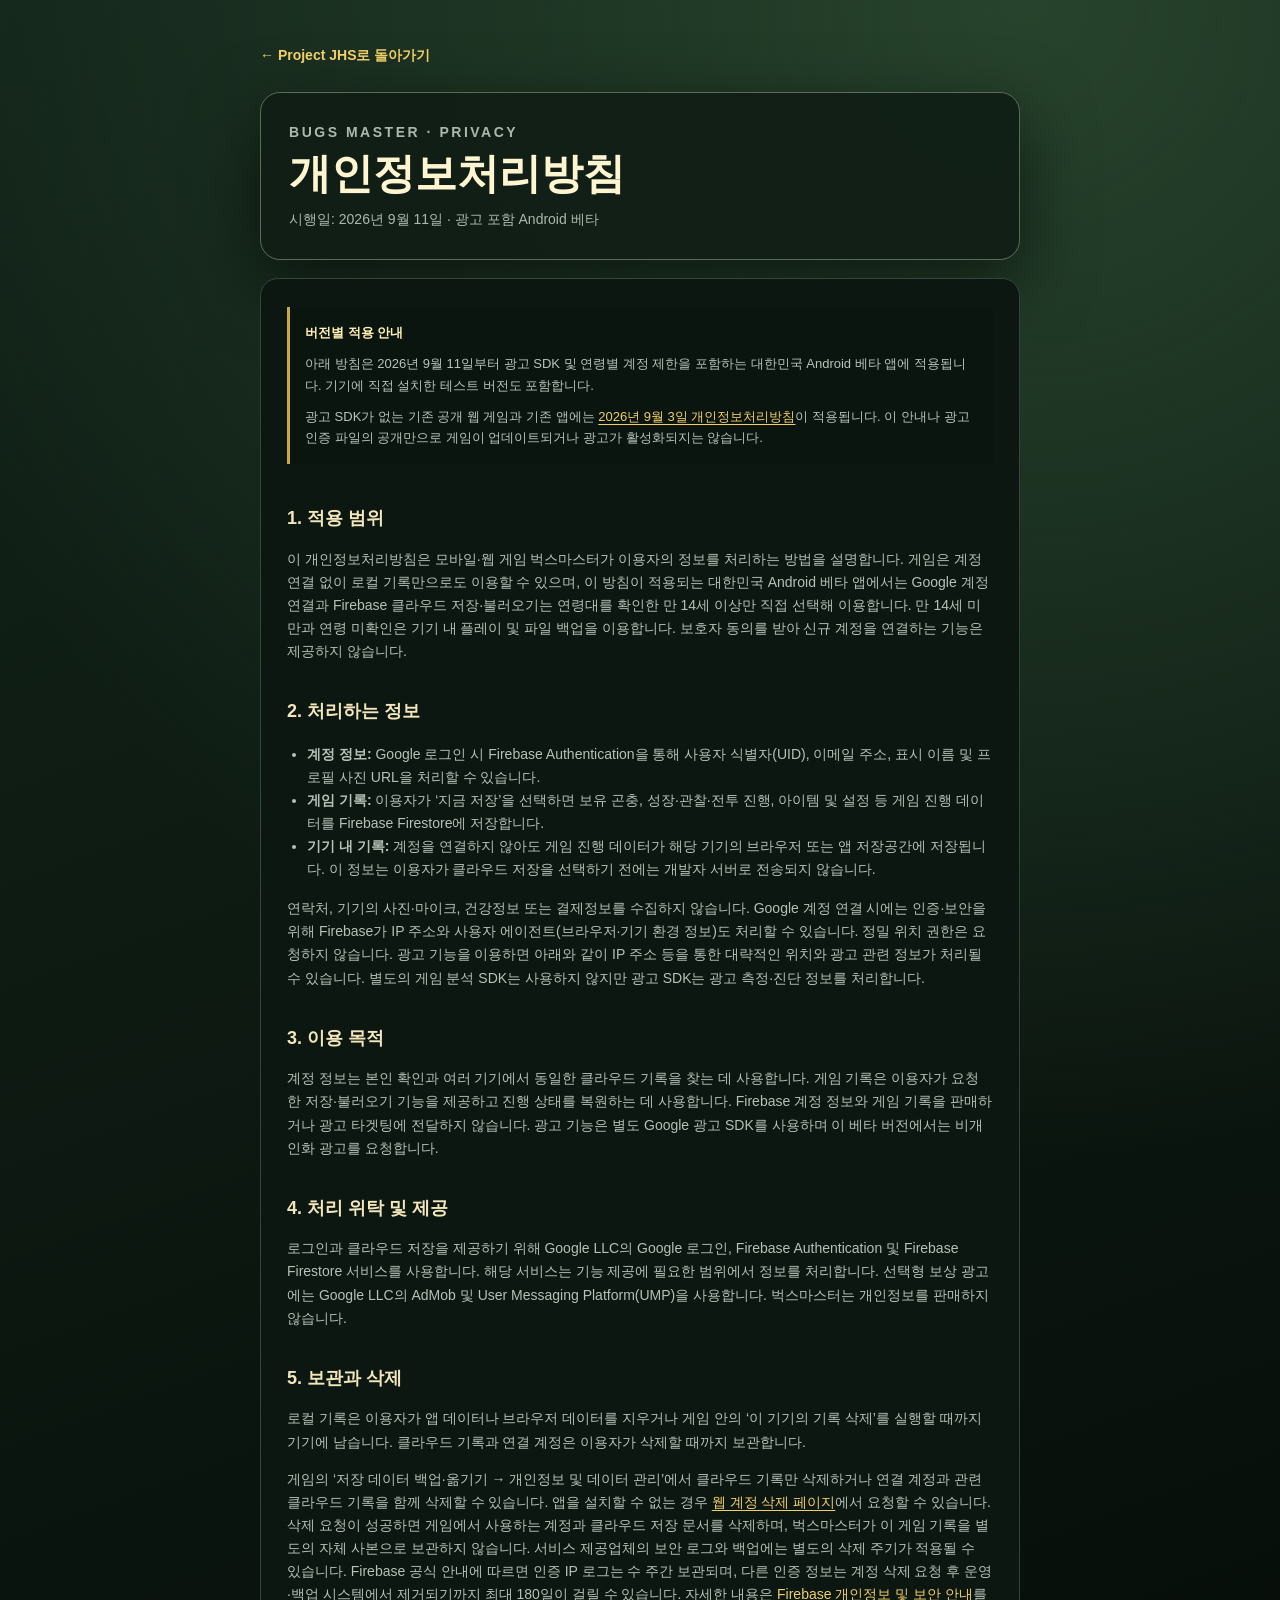
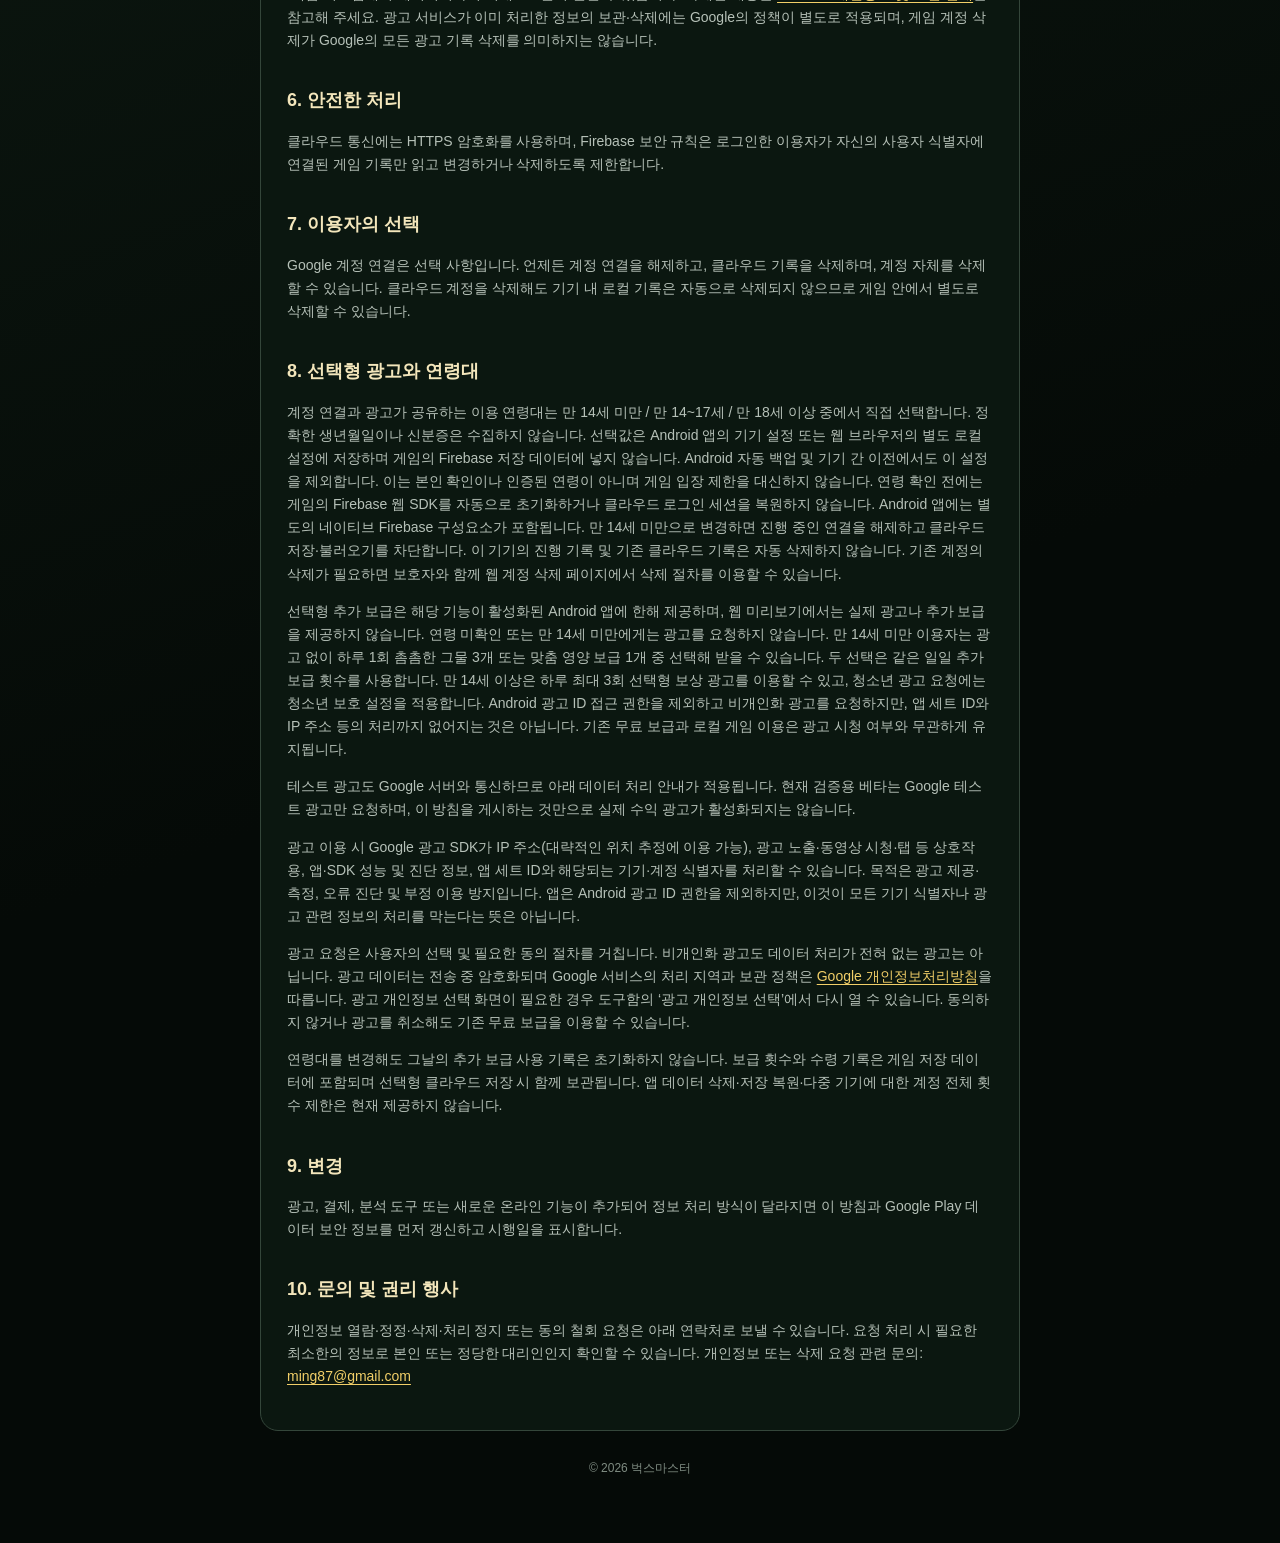
<file: privacy/bugs-master.html>
<!doctype html>
<html lang="ko">
<head>
  <meta charset="UTF-8">
  <meta name="viewport" content="width=device-width,initial-scale=1,viewport-fit=cover">
  <meta name="description" content="벅스마스터 개인정보처리방침">
  <title>개인정보처리방침 | 벅스마스터</title>
  <link rel="stylesheet" href="bugs-master-legal.css">
</head>
<body><main>
  <a class="back" href="../index.html">← Project JHS로 돌아가기</a>
  <header class="hero"><p class="eyebrow">BUGS MASTER · PRIVACY</p><h1>개인정보처리방침</h1><p>시행일: 2026년 9월 11일 · 광고 포함 Android 베타</p></header>
  <div class="content">
    <div class="status"><strong>버전별 적용 안내</strong><span>아래 방침은 2026년 9월 11일부터 광고 SDK 및 연령별 계정 제한을 포함하는 대한민국 Android 베타 앱에 적용됩니다. 기기에 직접 설치한 테스트 버전도 포함합니다.</span><span>광고 SDK가 없는 기존 공개 웹 게임과 기존 앱에는 <a href="bugs-master-20260903.html">2026년 9월 3일 개인정보처리방침</a>이 적용됩니다. 이 안내나 광고 인증 파일의 공개만으로 게임이 업데이트되거나 광고가 활성화되지는 않습니다.</span></div>
    <section><h2>1. 적용 범위</h2><p>이 개인정보처리방침은 모바일·웹 게임 벅스마스터가 이용자의 정보를 처리하는 방법을 설명합니다. 게임은 계정 연결 없이 로컬 기록만으로도 이용할 수 있으며, 이 방침이 적용되는 대한민국 Android 베타 앱에서는 Google 계정 연결과 Firebase 클라우드 저장·불러오기는 연령대를 확인한 만 14세 이상만 직접 선택해 이용합니다. 만 14세 미만과 연령 미확인은 기기 내 플레이 및 파일 백업을 이용합니다. 보호자 동의를 받아 신규 계정을 연결하는 기능은 제공하지 않습니다.</p></section>
    <section><h2>2. 처리하는 정보</h2><ul><li><strong>계정 정보:</strong> Google 로그인 시 Firebase Authentication을 통해 사용자 식별자(UID), 이메일 주소, 표시 이름 및 프로필 사진 URL을 처리할 수 있습니다.</li><li><strong>게임 기록:</strong> 이용자가 ‘지금 저장’을 선택하면 보유 곤충, 성장·관찰·전투 진행, 아이템 및 설정 등 게임 진행 데이터를 Firebase Firestore에 저장합니다.</li><li><strong>기기 내 기록:</strong> 계정을 연결하지 않아도 게임 진행 데이터가 해당 기기의 브라우저 또는 앱 저장공간에 저장됩니다. 이 정보는 이용자가 클라우드 저장을 선택하기 전에는 개발자 서버로 전송되지 않습니다.</li></ul><p>연락처, 기기의 사진·마이크, 건강정보 또는 결제정보를 수집하지 않습니다. Google 계정 연결 시에는 인증·보안을 위해 Firebase가 IP 주소와 사용자 에이전트(브라우저·기기 환경 정보)도 처리할 수 있습니다. 정밀 위치 권한은 요청하지 않습니다. 광고 기능을 이용하면 아래와 같이 IP 주소 등을 통한 대략적인 위치와 광고 관련 정보가 처리될 수 있습니다. 별도의 게임 분석 SDK는 사용하지 않지만 광고 SDK는 광고 측정·진단 정보를 처리합니다.</p></section>
    <section><h2>3. 이용 목적</h2><p>계정 정보는 본인 확인과 여러 기기에서 동일한 클라우드 기록을 찾는 데 사용합니다. 게임 기록은 이용자가 요청한 저장·불러오기 기능을 제공하고 진행 상태를 복원하는 데 사용합니다. Firebase 계정 정보와 게임 기록을 판매하거나 광고 타겟팅에 전달하지 않습니다. 광고 기능은 별도 Google 광고 SDK를 사용하며 이 베타 버전에서는 비개인화 광고를 요청합니다.</p></section>
    <section><h2>4. 처리 위탁 및 제공</h2><p>로그인과 클라우드 저장을 제공하기 위해 Google LLC의 Google 로그인, Firebase Authentication 및 Firebase Firestore 서비스를 사용합니다. 해당 서비스는 기능 제공에 필요한 범위에서 정보를 처리합니다. 선택형 보상 광고에는 Google LLC의 AdMob 및 User Messaging Platform(UMP)을 사용합니다. 벅스마스터는 개인정보를 판매하지 않습니다.</p></section>
    <section><h2>5. 보관과 삭제</h2><p>로컬 기록은 이용자가 앱 데이터나 브라우저 데이터를 지우거나 게임 안의 ‘이 기기의 기록 삭제’를 실행할 때까지 기기에 남습니다. 클라우드 기록과 연결 계정은 이용자가 삭제할 때까지 보관합니다.</p><p>게임의 ‘저장 데이터 백업·옮기기 → 개인정보 및 데이터 관리’에서 클라우드 기록만 삭제하거나 연결 계정과 관련 클라우드 기록을 함께 삭제할 수 있습니다. 앱을 설치할 수 없는 경우 <a href="https://bugs-master.ald-stark.chatgpt.site/game/account-deletion.html">웹 계정 삭제 페이지</a>에서 요청할 수 있습니다. 삭제 요청이 성공하면 게임에서 사용하는 계정과 클라우드 저장 문서를 삭제하며, 벅스마스터가 이 게임 기록을 별도의 자체 사본으로 보관하지 않습니다. 서비스 제공업체의 보안 로그와 백업에는 별도의 삭제 주기가 적용될 수 있습니다. Firebase 공식 안내에 따르면 인증 IP 로그는 수 주간 보관되며, 다른 인증 정보는 계정 삭제 요청 후 운영·백업 시스템에서 제거되기까지 최대 180일이 걸릴 수 있습니다. 자세한 내용은 <a href="https://firebase.google.com/support/privacy">Firebase 개인정보 및 보안 안내</a>를 참고해 주세요. 광고 서비스가 이미 처리한 정보의 보관·삭제에는 Google의 정책이 별도로 적용되며, 게임 계정 삭제가 Google의 모든 광고 기록 삭제를 의미하지는 않습니다.</p></section>
    <section><h2>6. 안전한 처리</h2><p>클라우드 통신에는 HTTPS 암호화를 사용하며, Firebase 보안 규칙은 로그인한 이용자가 자신의 사용자 식별자에 연결된 게임 기록만 읽고 변경하거나 삭제하도록 제한합니다.</p></section>
    <section><h2>7. 이용자의 선택</h2><p>Google 계정 연결은 선택 사항입니다. 언제든 계정 연결을 해제하고, 클라우드 기록을 삭제하며, 계정 자체를 삭제할 수 있습니다. 클라우드 계정을 삭제해도 기기 내 로컬 기록은 자동으로 삭제되지 않으므로 게임 안에서 별도로 삭제할 수 있습니다.</p></section>
    <section><h2>8. 선택형 광고와 연령대</h2><p>계정 연결과 광고가 공유하는 이용 연령대는 만 14세 미만 / 만 14~17세 / 만 18세 이상 중에서 직접 선택합니다. 정확한 생년월일이나 신분증은 수집하지 않습니다. 선택값은 Android 앱의 기기 설정 또는 웹 브라우저의 별도 로컬 설정에 저장하며 게임의 Firebase 저장 데이터에 넣지 않습니다. Android 자동 백업 및 기기 간 이전에서도 이 설정을 제외합니다. 이는 본인 확인이나 인증된 연령이 아니며 게임 입장 제한을 대신하지 않습니다. 연령 확인 전에는 게임의 Firebase 웹 SDK를 자동으로 초기화하거나 클라우드 로그인 세션을 복원하지 않습니다. Android 앱에는 별도의 네이티브 Firebase 구성요소가 포함됩니다. 만 14세 미만으로 변경하면 진행 중인 연결을 해제하고 클라우드 저장·불러오기를 차단합니다. 이 기기의 진행 기록 및 기존 클라우드 기록은 자동 삭제하지 않습니다. 기존 계정의 삭제가 필요하면 보호자와 함께 웹 계정 삭제 페이지에서 삭제 절차를 이용할 수 있습니다.</p><p>선택형 추가 보급은 해당 기능이 활성화된 Android 앱에 한해 제공하며, 웹 미리보기에서는 실제 광고나 추가 보급을 제공하지 않습니다. 연령 미확인 또는 만 14세 미만에게는 광고를 요청하지 않습니다. 만 14세 미만 이용자는 광고 없이 하루 1회 촘촘한 그물 3개 또는 맞춤 영양 보급 1개 중 선택해 받을 수 있습니다. 두 선택은 같은 일일 추가 보급 횟수를 사용합니다. 만 14세 이상은 하루 최대 3회 선택형 보상 광고를 이용할 수 있고, 청소년 광고 요청에는 청소년 보호 설정을 적용합니다. Android 광고 ID 접근 권한을 제외하고 비개인화 광고를 요청하지만, 앱 세트 ID와 IP 주소 등의 처리까지 없어지는 것은 아닙니다. 기존 무료 보급과 로컬 게임 이용은 광고 시청 여부와 무관하게 유지됩니다.</p><p>테스트 광고도 Google 서버와 통신하므로 아래 데이터 처리 안내가 적용됩니다. 현재 검증용 베타는 Google 테스트 광고만 요청하며, 이 방침을 게시하는 것만으로 실제 수익 광고가 활성화되지는 않습니다.</p><p>광고 이용 시 Google 광고 SDK가 IP 주소(대략적인 위치 추정에 이용 가능), 광고 노출·동영상 시청·탭 등 상호작용, 앱·SDK 성능 및 진단 정보, 앱 세트 ID와 해당되는 기기·계정 식별자를 처리할 수 있습니다. 목적은 광고 제공·측정, 오류 진단 및 부정 이용 방지입니다. 앱은 Android 광고 ID 권한을 제외하지만, 이것이 모든 기기 식별자나 광고 관련 정보의 처리를 막는다는 뜻은 아닙니다.</p><p>광고 요청은 사용자의 선택 및 필요한 동의 절차를 거칩니다. 비개인화 광고도 데이터 처리가 전혀 없는 광고는 아닙니다. 광고 데이터는 전송 중 암호화되며 Google 서비스의 처리 지역과 보관 정책은 <a href="https://policies.google.com/privacy">Google 개인정보처리방침</a>을 따릅니다. 광고 개인정보 선택 화면이 필요한 경우 도구함의 ‘광고 개인정보 선택’에서 다시 열 수 있습니다. 동의하지 않거나 광고를 취소해도 기존 무료 보급을 이용할 수 있습니다.</p><p>연령대를 변경해도 그날의 추가 보급 사용 기록은 초기화하지 않습니다. 보급 횟수와 수령 기록은 게임 저장 데이터에 포함되며 선택형 클라우드 저장 시 함께 보관됩니다. 앱 데이터 삭제·저장 복원·다중 기기에 대한 계정 전체 횟수 제한은 현재 제공하지 않습니다.</p></section>
    <section><h2>9. 변경</h2><p>광고, 결제, 분석 도구 또는 새로운 온라인 기능이 추가되어 정보 처리 방식이 달라지면 이 방침과 Google Play 데이터 보안 정보를 먼저 갱신하고 시행일을 표시합니다.</p></section>
    <section><h2>10. 문의 및 권리 행사</h2><p>개인정보 열람·정정·삭제·처리 정지 또는 동의 철회 요청은 아래 연락처로 보낼 수 있습니다. 요청 처리 시 필요한 최소한의 정보로 본인 또는 정당한 대리인인지 확인할 수 있습니다. 개인정보 또는 삭제 요청 관련 문의: <a href="mailto:ming87@gmail.com">ming87@gmail.com</a></p></section>
  </div>
  <footer>© 2026 벅스마스터</footer>
</main></body>
</html>
</file>
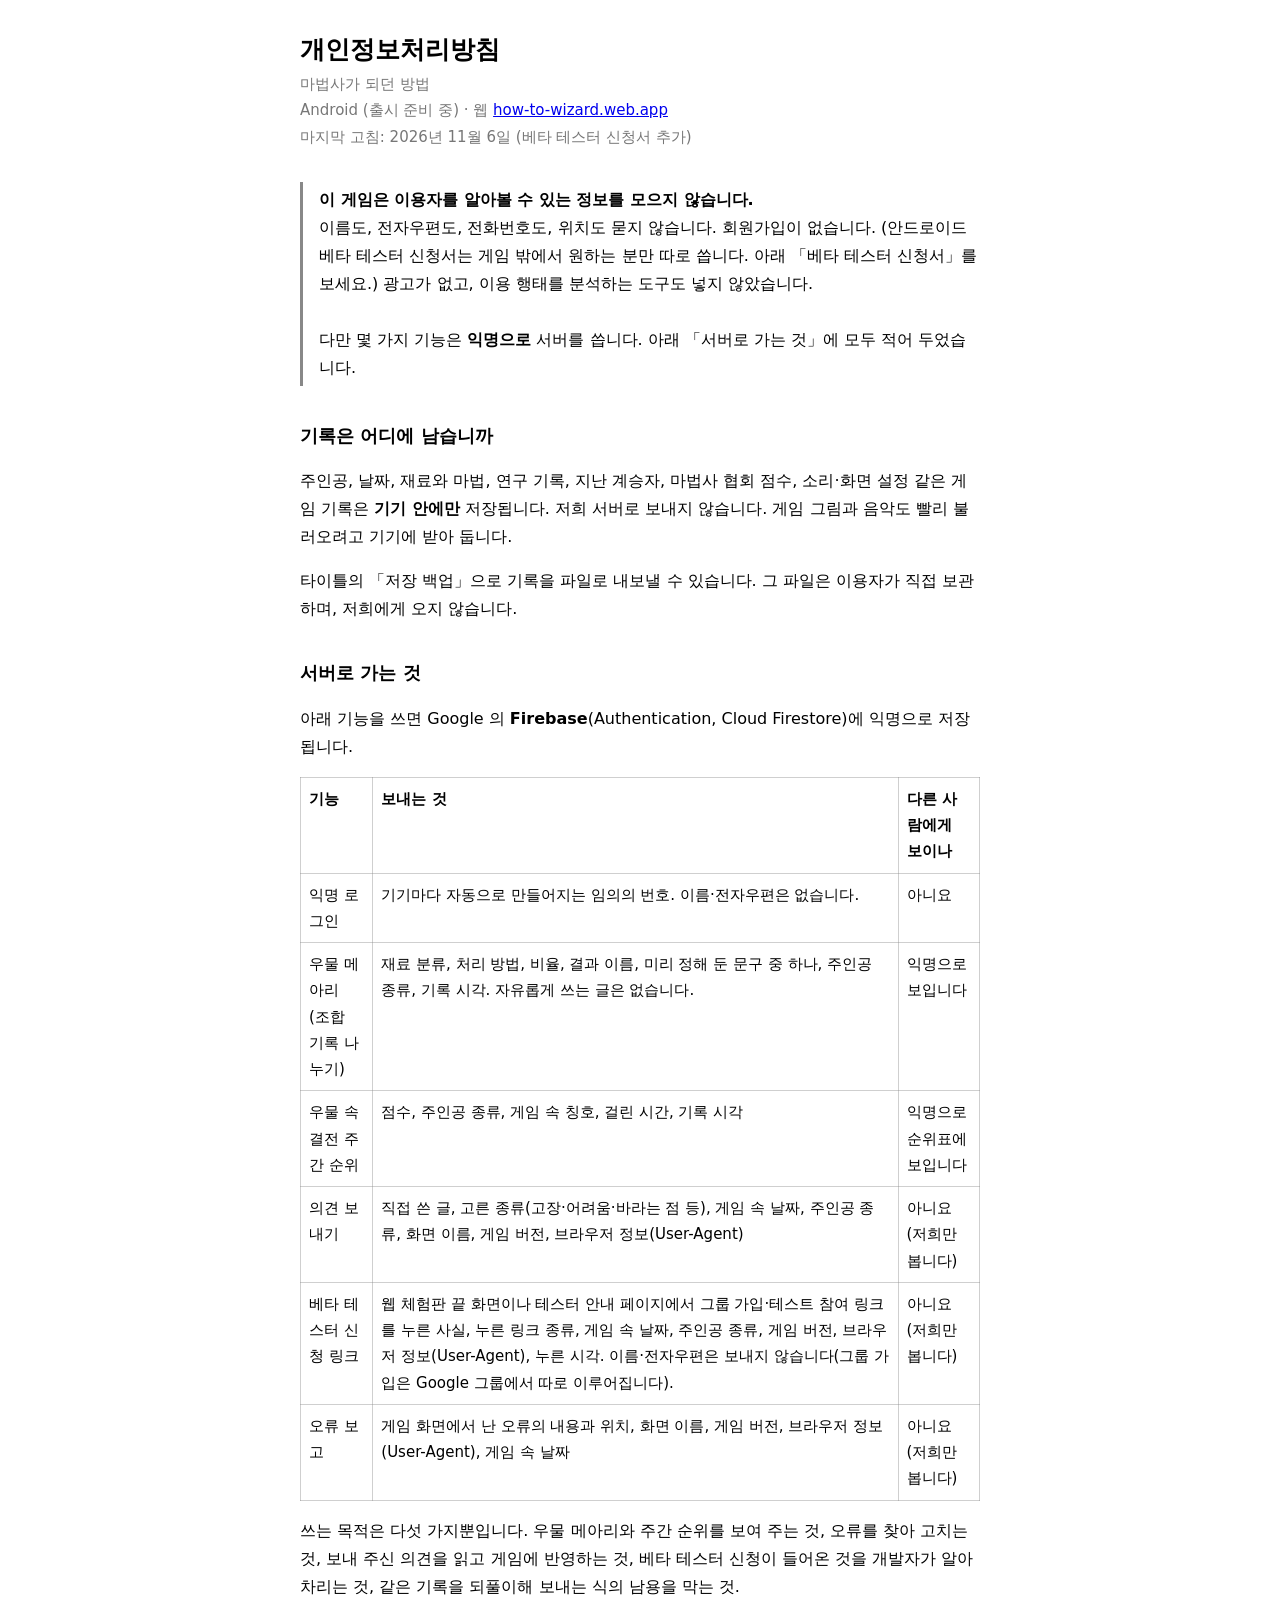
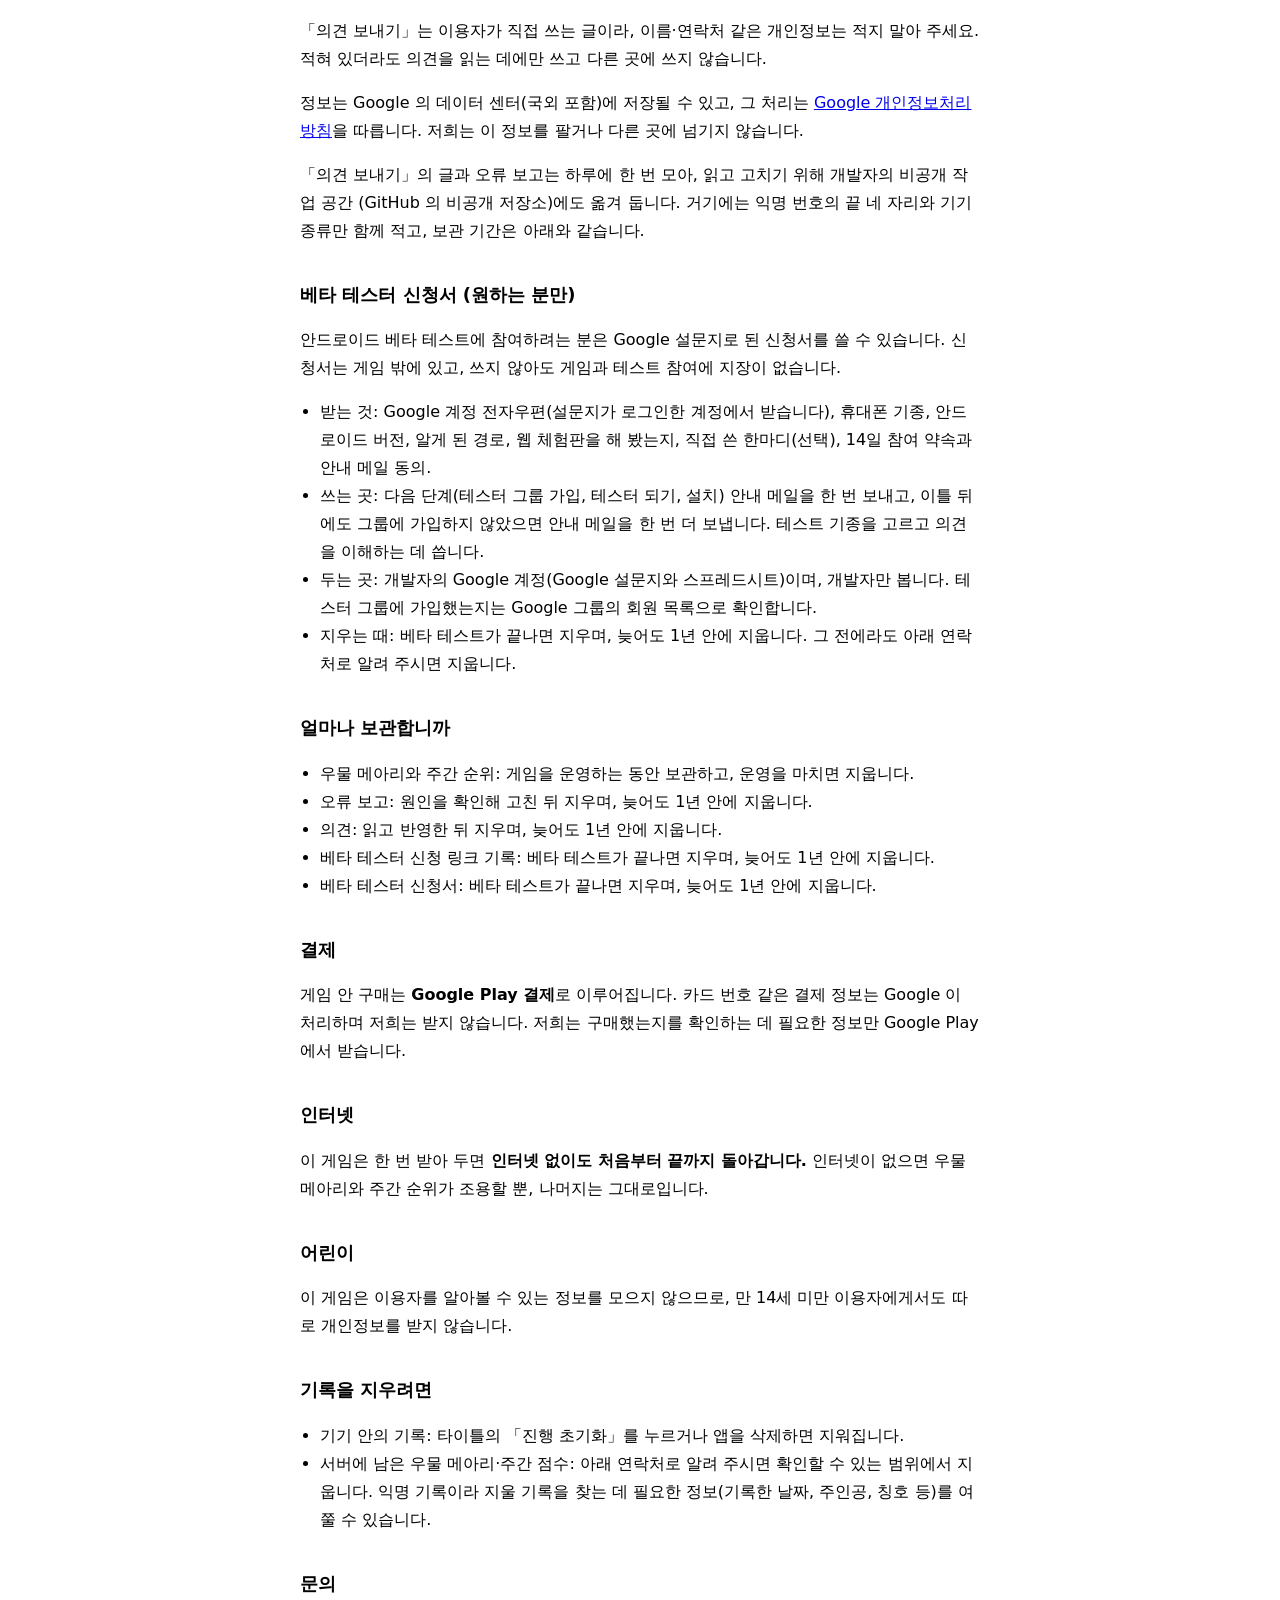
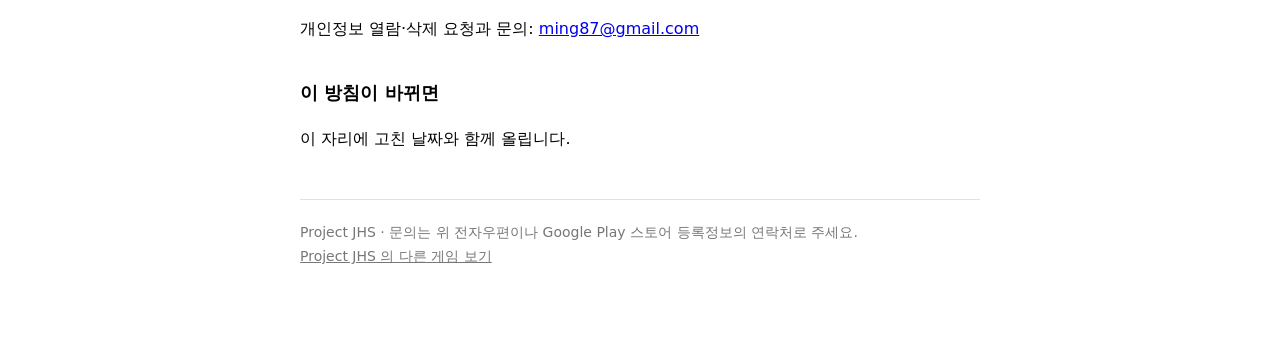
<file: privacy/how-to-wizard.html>
<!doctype html>
<html lang="ko">
<head>
<meta charset="utf-8">
<meta name="viewport" content="width=device-width, initial-scale=1">
<title>개인정보처리방침 — 마법사가 되던 방법</title>
<style>
  :root { color-scheme: light dark; }
  body { margin: 0 auto; padding: 32px 20px 80px; max-width: 680px;
         font: 16px/1.75 system-ui, -apple-system, "Apple SD Gothic Neo", sans-serif; }
  h1 { font-size: 25px; margin: 0 0 4px; line-height: 1.4; }
  .sub { color: #777; margin: 0 0 32px; font-size: 15px; }
  h2 { font-size: 18px; margin: 34px 0 8px; }
  ul { padding-left: 20px; }
  table { width: 100%; border-collapse: collapse; font-size: 15px; margin: 12px 0; }
  th, td { border: 1px solid #8886; padding: 8px; text-align: left; vertical-align: top; }
  .box { border-left: 3px solid #888; padding: 4px 0 4px 16px; margin: 20px 0; }
  footer { margin-top: 46px; padding-top: 20px; border-top: 1px solid #8884;
           color: #777; font-size: 14px; }
  footer a { color: inherit; }
</style>
</head>
<body>

<h1>개인정보처리방침</h1>
<p class="sub">
  마법사가 되던 방법<br>
  Android (출시 준비 중) · 웹 <a href="https://how-to-wizard.web.app/">how-to-wizard.web.app</a><br>
  마지막 고침: 2026년 11월 6일 (베타 테스터 신청서 추가)
</p>

<div class="box">
  <strong>이 게임은 이용자를 알아볼 수 있는 정보를 모으지 않습니다.</strong><br>
  이름도, 전자우편도, 전화번호도, 위치도 묻지 않습니다. 회원가입이 없습니다.
  (안드로이드 베타 테스터 신청서는 게임 밖에서 원하는 분만 따로 씁니다. 아래 「베타 테스터 신청서」를 보세요.)
  광고가 없고, 이용 행태를 분석하는 도구도 넣지 않았습니다.<br><br>
  다만 몇 가지 기능은 <strong>익명으로</strong> 서버를 씁니다. 아래 「서버로 가는 것」에 모두 적어 두었습니다.
</div>

<h2>기록은 어디에 남습니까</h2>
<p>주인공, 날짜, 재료와 마법, 연구 기록, 지난 계승자, 마법사 협회 점수, 소리·화면 설정 같은 게임 기록은
<strong>기기 안에만</strong> 저장됩니다. 저희 서버로 보내지 않습니다.
게임 그림과 음악도 빨리 불러오려고 기기에 받아 둡니다.</p>
<p>타이틀의 「저장 백업」으로 기록을 파일로 내보낼 수 있습니다. 그 파일은 이용자가 직접 보관하며,
저희에게 오지 않습니다.</p>

<h2>서버로 가는 것</h2>
<p>아래 기능을 쓰면 Google 의 <strong>Firebase</strong>(Authentication, Cloud Firestore)에 익명으로 저장됩니다.</p>
<table>
  <tr><th>기능</th><th>보내는 것</th><th>다른 사람에게 보이나</th></tr>
  <tr><td>익명 로그인</td><td>기기마다 자동으로 만들어지는 임의의 번호. 이름·전자우편은 없습니다.</td><td>아니요</td></tr>
  <tr><td>우물 메아리<br>(조합 기록 나누기)</td><td>재료 분류, 처리 방법, 비율, 결과 이름, 미리 정해 둔 문구 중 하나, 주인공 종류, 기록 시각. 자유롭게 쓰는 글은 없습니다.</td><td>익명으로 보입니다</td></tr>
  <tr><td>우물 속 결전 주간 순위</td><td>점수, 주인공 종류, 게임 속 칭호, 걸린 시간, 기록 시각</td><td>익명으로 순위표에 보입니다</td></tr>
  <tr><td>의견 보내기</td><td>직접 쓴 글, 고른 종류(고장·어려움·바라는 점 등), 게임 속 날짜, 주인공 종류, 화면 이름, 게임 버전, 브라우저 정보(User-Agent)</td><td>아니요(저희만 봅니다)</td></tr>
  <tr><td>베타 테스터 신청 링크</td><td>웹 체험판 끝 화면이나 테스터 안내 페이지에서 그룹 가입·테스트 참여 링크를 누른 사실, 누른 링크 종류, 게임 속 날짜, 주인공 종류, 게임 버전, 브라우저 정보(User-Agent), 누른 시각. 이름·전자우편은 보내지 않습니다(그룹 가입은 Google 그룹에서 따로 이루어집니다).</td><td>아니요(저희만 봅니다)</td></tr>
  <tr><td>오류 보고</td><td>게임 화면에서 난 오류의 내용과 위치, 화면 이름, 게임 버전, 브라우저 정보(User-Agent), 게임 속 날짜</td><td>아니요(저희만 봅니다)</td></tr>
</table>
<p>쓰는 목적은 다섯 가지뿐입니다. 우물 메아리와 주간 순위를 보여 주는 것, 오류를 찾아 고치는 것,
보내 주신 의견을 읽고 게임에 반영하는 것, 베타 테스터 신청이 들어온 것을 개발자가 알아차리는 것, 같은 기록을 되풀이해 보내는 식의 남용을 막는 것.</p>
<p>「의견 보내기」는 이용자가 직접 쓰는 글이라, 이름·연락처 같은 개인정보는 적지 말아 주세요.
적혀 있더라도 의견을 읽는 데에만 쓰고 다른 곳에 쓰지 않습니다.</p>
<p>정보는 Google 의 데이터 센터(국외 포함)에 저장될 수 있고, 그 처리는
<a href="https://policies.google.com/privacy">Google 개인정보처리방침</a>을 따릅니다.
저희는 이 정보를 팔거나 다른 곳에 넘기지 않습니다.</p>
<p>「의견 보내기」의 글과 오류 보고는 하루에 한 번 모아, 읽고 고치기 위해 개발자의 비공개 작업 공간
(GitHub 의 비공개 저장소)에도 옮겨 둡니다. 거기에는 익명 번호의 끝 네 자리와 기기 종류만 함께 적고,
보관 기간은 아래와 같습니다.</p>

<h2>베타 테스터 신청서 (원하는 분만)</h2>
<p>안드로이드 베타 테스트에 참여하려는 분은 Google 설문지로 된 신청서를 쓸 수 있습니다. 신청서는 게임 밖에 있고, 쓰지 않아도 게임과 테스트 참여에 지장이 없습니다.</p>
<ul>
  <li>받는 것: Google 계정 전자우편(설문지가 로그인한 계정에서 받습니다), 휴대폰 기종, 안드로이드 버전, 알게 된 경로, 웹 체험판을 해 봤는지, 직접 쓴 한마디(선택), 14일 참여 약속과 안내 메일 동의.</li>
  <li>쓰는 곳: 다음 단계(테스터 그룹 가입, 테스터 되기, 설치) 안내 메일을 한 번 보내고, 이틀 뒤에도 그룹에 가입하지 않았으면 안내 메일을 한 번 더 보냅니다. 테스트 기종을 고르고 의견을 이해하는 데 씁니다.</li>
  <li>두는 곳: 개발자의 Google 계정(Google 설문지와 스프레드시트)이며, 개발자만 봅니다. 테스터 그룹에 가입했는지는 Google 그룹의 회원 목록으로 확인합니다.</li>
  <li>지우는 때: 베타 테스트가 끝나면 지우며, 늦어도 1년 안에 지웁니다. 그 전에라도 아래 연락처로 알려 주시면 지웁니다.</li>
</ul>

<h2>얼마나 보관합니까</h2>
<ul>
  <li>우물 메아리와 주간 순위: 게임을 운영하는 동안 보관하고, 운영을 마치면 지웁니다.</li>
  <li>오류 보고: 원인을 확인해 고친 뒤 지우며, 늦어도 1년 안에 지웁니다.</li>
  <li>의견: 읽고 반영한 뒤 지우며, 늦어도 1년 안에 지웁니다.</li>
  <li>베타 테스터 신청 링크 기록: 베타 테스트가 끝나면 지우며, 늦어도 1년 안에 지웁니다.</li>
  <li>베타 테스터 신청서: 베타 테스트가 끝나면 지우며, 늦어도 1년 안에 지웁니다.</li>
</ul>

<h2>결제</h2>
<p>게임 안 구매는 <strong>Google Play 결제</strong>로 이루어집니다. 카드 번호 같은 결제 정보는 Google 이 처리하며
저희는 받지 않습니다. 저희는 구매했는지를 확인하는 데 필요한 정보만 Google Play 에서 받습니다.</p>

<h2>인터넷</h2>
<p>이 게임은 한 번 받아 두면 <strong>인터넷 없이도 처음부터 끝까지 돌아갑니다.</strong>
인터넷이 없으면 우물 메아리와 주간 순위가 조용할 뿐, 나머지는 그대로입니다.</p>

<h2>어린이</h2>
<p>이 게임은 이용자를 알아볼 수 있는 정보를 모으지 않으므로, 만 14세 미만 이용자에게서도
따로 개인정보를 받지 않습니다.</p>

<h2>기록을 지우려면</h2>
<ul>
  <li>기기 안의 기록: 타이틀의 「진행 초기화」를 누르거나 앱을 삭제하면 지워집니다.</li>
  <li>서버에 남은 우물 메아리·주간 점수: 아래 연락처로 알려 주시면 확인할 수 있는 범위에서 지웁니다.
  익명 기록이라 지울 기록을 찾는 데 필요한 정보(기록한 날짜, 주인공, 칭호 등)를 여쭐 수 있습니다.</li>
</ul>

<h2>문의</h2>
<p>개인정보 열람·삭제 요청과 문의: <a href="mailto:ming87@gmail.com">ming87@gmail.com</a></p>

<h2>이 방침이 바뀌면</h2>
<p>이 자리에 고친 날짜와 함께 올립니다.</p>

<footer>
  Project JHS · 문의는 위 전자우편이나 Google Play 스토어 등록정보의 연락처로 주세요.<br>
  <a href="../index.html">Project JHS 의 다른 게임 보기</a>
</footer>

</body>
</html>
</file>
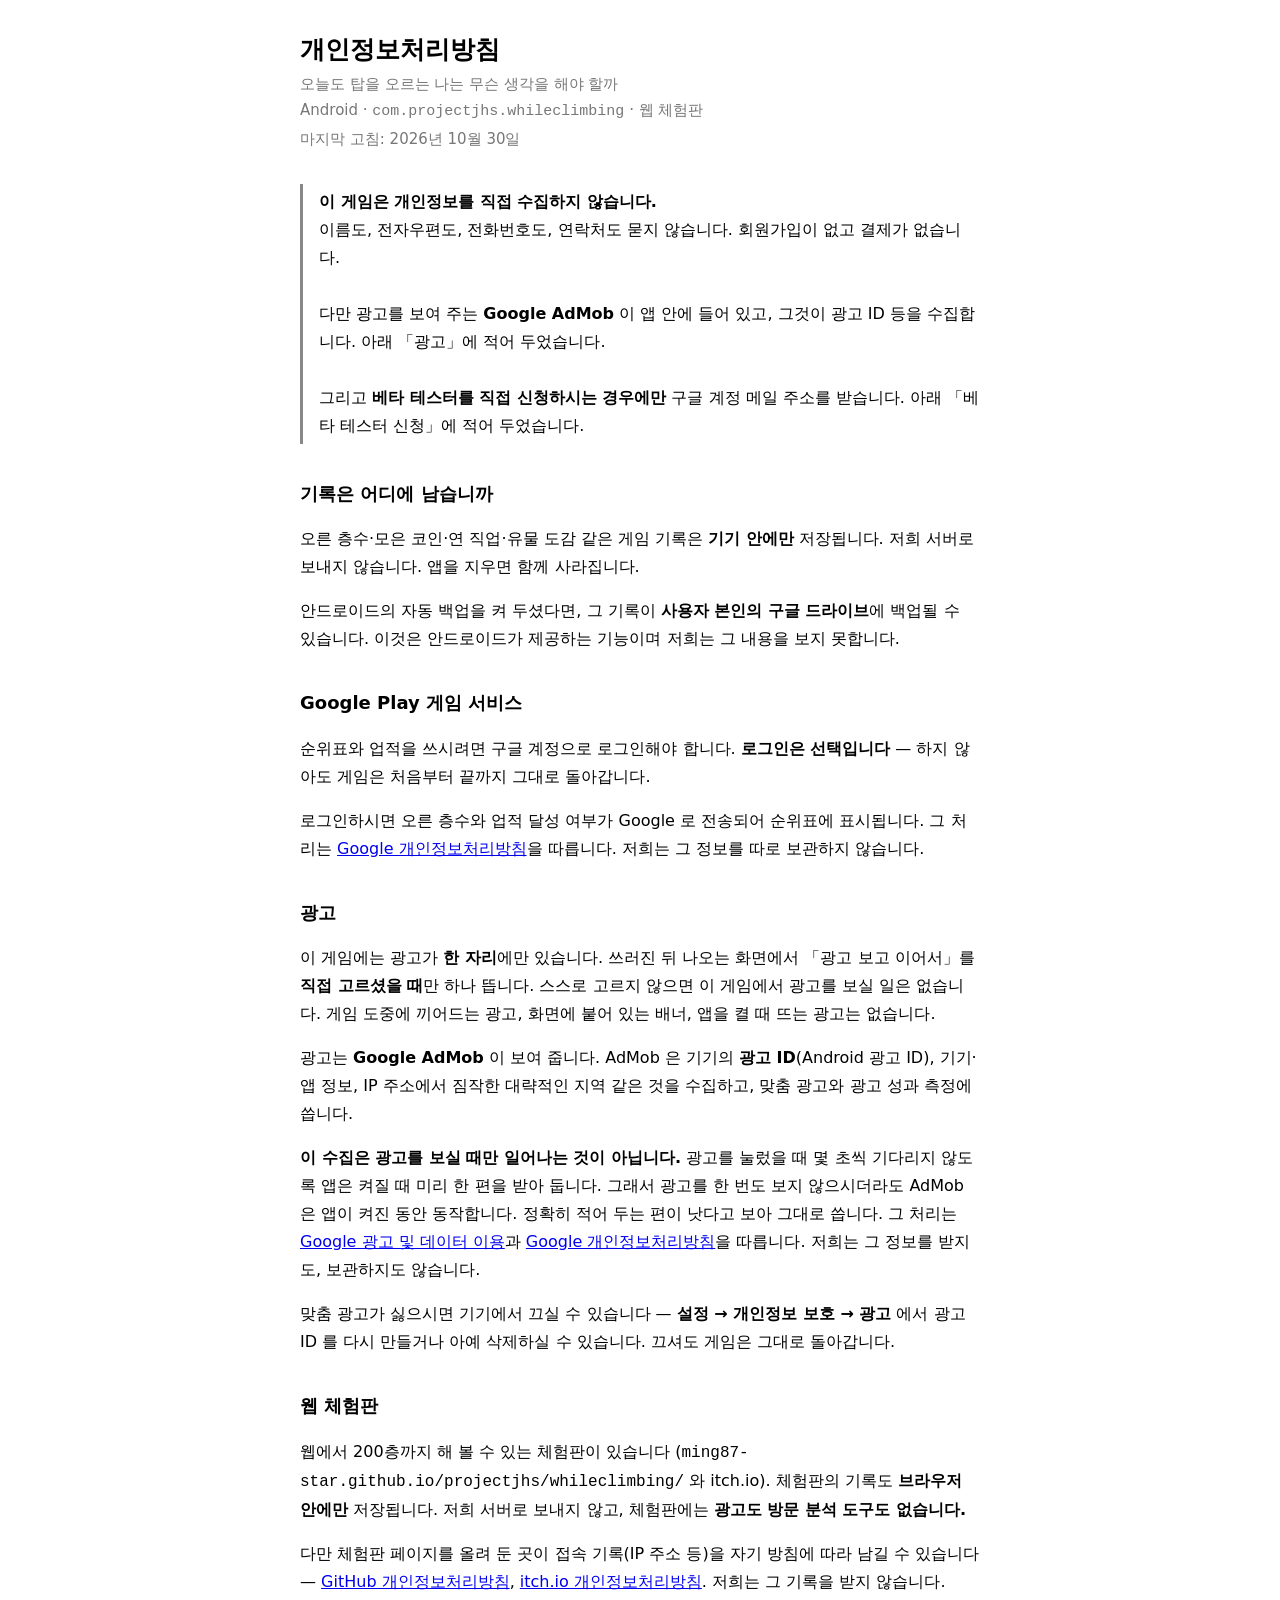
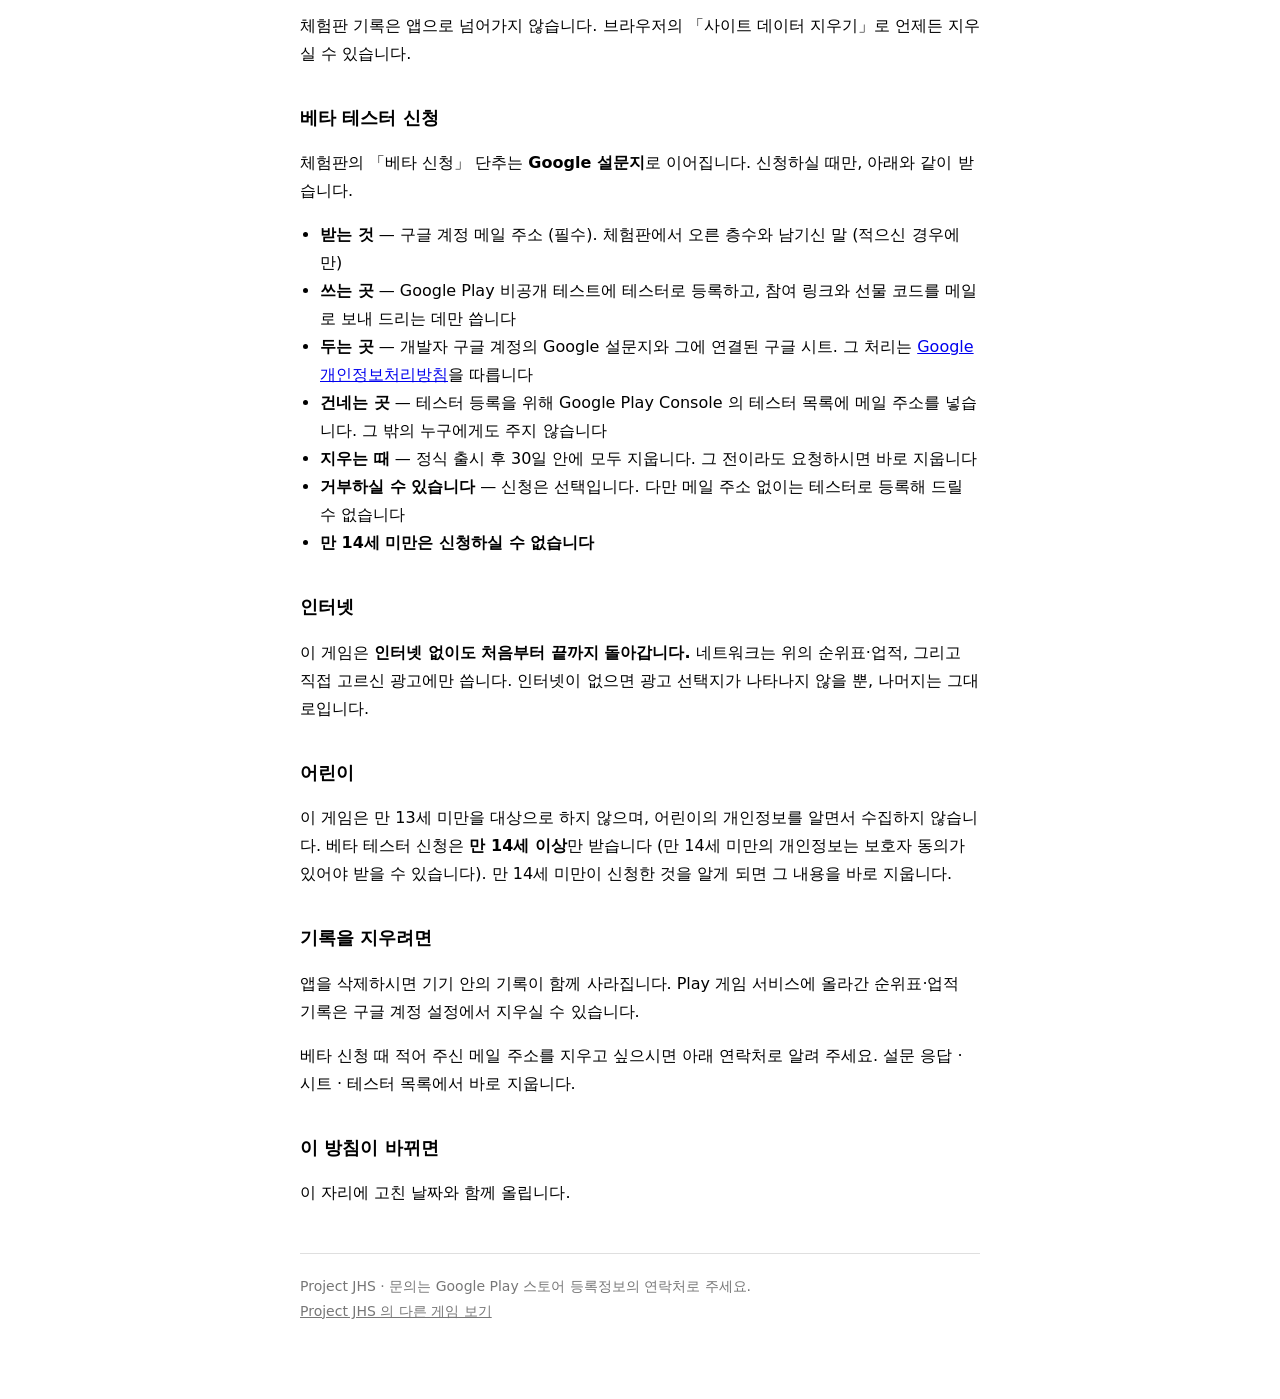
<file: privacy/whileclimbing.html>
<!doctype html>
<html lang="ko">
<head>
<meta charset="utf-8">
<meta name="viewport" content="width=device-width, initial-scale=1">
<title>개인정보처리방침 — 오늘도 탑을 오르는 나는 무슨 생각을 해야 할까</title>
<style>
  :root { color-scheme: light dark; }
  body { margin: 0 auto; padding: 32px 20px 80px; max-width: 680px;
         font: 16px/1.75 system-ui, -apple-system, "Apple SD Gothic Neo", sans-serif; }
  h1 { font-size: 25px; margin: 0 0 4px; line-height: 1.4; }
  .sub { color: #777; margin: 0 0 32px; font-size: 15px; }
  h2 { font-size: 18px; margin: 34px 0 8px; }
  ul { padding-left: 20px; }
  .box { border-left: 3px solid #888; padding: 4px 0 4px 16px; margin: 20px 0; }
  footer { margin-top: 46px; padding-top: 20px; border-top: 1px solid #8884;
           color: #777; font-size: 14px; }
  footer a { color: inherit; }
</style>
</head>
<body>

<h1>개인정보처리방침</h1>
<p class="sub">
  오늘도 탑을 오르는 나는 무슨 생각을 해야 할까<br>
  Android · <code>com.projectjhs.whileclimbing</code> · 웹 체험판<br>
  마지막 고침: 2026년 10월 30일
</p>

<div class="box">
  <strong>이 게임은 개인정보를 직접 수집하지 않습니다.</strong><br>
  이름도, 전자우편도, 전화번호도, 연락처도 묻지 않습니다.
  회원가입이 없고 결제가 없습니다.<br><br>
  다만 광고를 보여 주는 <strong>Google AdMob</strong> 이 앱 안에 들어 있고,
  그것이 광고 ID 등을 수집합니다. 아래 「광고」에 적어 두었습니다.<br><br>
  그리고 <strong>베타 테스터를 직접 신청하시는 경우에만</strong> 구글 계정
  메일 주소를 받습니다. 아래 「베타 테스터 신청」에 적어 두었습니다.
</div>

<h2>기록은 어디에 남습니까</h2>
<p>오른 층수·모은 코인·연 직업·유물 도감 같은 게임 기록은
<strong>기기 안에만</strong> 저장됩니다. 저희 서버로 보내지 않습니다.
앱을 지우면 함께 사라집니다.</p>
<p>안드로이드의 자동 백업을 켜 두셨다면, 그 기록이 <strong>사용자 본인의
구글 드라이브</strong>에 백업될 수 있습니다. 이것은 안드로이드가 제공하는
기능이며 저희는 그 내용을 보지 못합니다.</p>

<h2>Google Play 게임 서비스</h2>
<p>순위표와 업적을 쓰시려면 구글 계정으로 로그인해야 합니다.
<strong>로그인은 선택입니다</strong> — 하지 않아도 게임은 처음부터 끝까지
그대로 돌아갑니다.</p>
<p>로그인하시면 오른 층수와 업적 달성 여부가 Google 로 전송되어 순위표에
표시됩니다. 그 처리는
<a href="https://policies.google.com/privacy">Google 개인정보처리방침</a>을
따릅니다. 저희는 그 정보를 따로 보관하지 않습니다.</p>

<h2>광고</h2>
<p>이 게임에는 광고가 <strong>한 자리</strong>에만 있습니다. 쓰러진 뒤 나오는
화면에서 「광고 보고 이어서」를 <strong>직접 고르셨을 때</strong>만 하나 뜹니다.
스스로 고르지 않으면 이 게임에서 광고를 보실 일은 없습니다. 게임 도중에
끼어드는 광고, 화면에 붙어 있는 배너, 앱을 켤 때 뜨는 광고는 없습니다.</p>
<p>광고는 <strong>Google AdMob</strong> 이 보여 줍니다. AdMob 은 기기의
<strong>광고 ID</strong>(Android 광고 ID), 기기·앱 정보, IP 주소에서 짐작한
대략적인 지역 같은 것을 수집하고, 맞춤 광고와 광고 성과 측정에 씁니다.</p>
<p><strong>이 수집은 광고를 보실 때만 일어나는 것이 아닙니다.</strong>
광고를 눌렀을 때 몇 초씩 기다리지 않도록 앱은 켜질 때 미리 한 편을 받아
둡니다. 그래서 광고를 한 번도 보지 않으시더라도 AdMob 은 앱이 켜진 동안
동작합니다. 정확히 적어 두는 편이 낫다고 보아 그대로 씁니다.
그 처리는
<a href="https://policies.google.com/technologies/ads">Google 광고 및 데이터 이용</a>과
<a href="https://policies.google.com/privacy">Google 개인정보처리방침</a>을 따릅니다.
저희는 그 정보를 받지도, 보관하지도 않습니다.</p>
<p>맞춤 광고가 싫으시면 기기에서 끄실 수 있습니다 —
<strong>설정 → 개인정보 보호 → 광고</strong> 에서 광고 ID 를 다시 만들거나
아예 삭제하실 수 있습니다. 끄셔도 게임은 그대로 돌아갑니다.</p>

<h2>웹 체험판</h2>
<p>웹에서 200층까지 해 볼 수 있는 체험판이 있습니다
(<code>ming87-star.github.io/projectjhs/whileclimbing/</code> 와 itch.io).
체험판의 기록도 <strong>브라우저 안에만</strong> 저장됩니다. 저희 서버로
보내지 않고, 체험판에는 <strong>광고도 방문 분석 도구도 없습니다.</strong></p>
<p>다만 체험판 페이지를 올려 둔 곳이 접속 기록(IP 주소 등)을 자기 방침에
따라 남길 수 있습니다 —
<a href="https://docs.github.com/site-policy/privacy-policies/github-general-privacy-statement">GitHub 개인정보처리방침</a>,
<a href="https://itch.io/docs/legal/privacy-policy">itch.io 개인정보처리방침</a>.
저희는 그 기록을 받지 않습니다.</p>
<p>체험판 기록은 앱으로 넘어가지 않습니다. 브라우저의 「사이트 데이터 지우기」로
언제든 지우실 수 있습니다.</p>

<h2>베타 테스터 신청</h2>
<p>체험판의 「베타 신청」 단추는 <strong>Google 설문지</strong>로 이어집니다.
신청하실 때만, 아래와 같이 받습니다.</p>
<ul>
  <li><strong>받는 것</strong> — 구글 계정 메일 주소 (필수). 체험판에서 오른
    층수와 남기신 말 (적으신 경우에만)</li>
  <li><strong>쓰는 곳</strong> — Google Play 비공개 테스트에 테스터로 등록하고,
    참여 링크와 선물 코드를 메일로 보내 드리는 데만 씁니다</li>
  <li><strong>두는 곳</strong> — 개발자 구글 계정의 Google 설문지와 그에 연결된
    구글 시트. 그 처리는
    <a href="https://policies.google.com/privacy">Google 개인정보처리방침</a>을 따릅니다</li>
  <li><strong>건네는 곳</strong> — 테스터 등록을 위해 Google Play Console 의
    테스터 목록에 메일 주소를 넣습니다. 그 밖의 누구에게도 주지 않습니다</li>
  <li><strong>지우는 때</strong> — 정식 출시 후 30일 안에 모두 지웁니다.
    그 전이라도 요청하시면 바로 지웁니다</li>
  <li><strong>거부하실 수 있습니다</strong> — 신청은 선택입니다. 다만 메일 주소
    없이는 테스터로 등록해 드릴 수 없습니다</li>
  <li><strong>만 14세 미만은 신청하실 수 없습니다</strong></li>
</ul>

<h2>인터넷</h2>
<p>이 게임은 <strong>인터넷 없이도 처음부터 끝까지 돌아갑니다.</strong>
네트워크는 위의 순위표·업적, 그리고 직접 고르신 광고에만 씁니다.
인터넷이 없으면 광고 선택지가 나타나지 않을 뿐, 나머지는 그대로입니다.</p>

<h2>어린이</h2>
<p>이 게임은 만 13세 미만을 대상으로 하지 않으며, 어린이의 개인정보를
알면서 수집하지 않습니다. 베타 테스터 신청은 <strong>만 14세 이상</strong>만
받습니다 (만 14세 미만의 개인정보는 보호자 동의가 있어야 받을 수 있습니다).
만 14세 미만이 신청한 것을 알게 되면 그 내용을 바로 지웁니다.</p>

<h2>기록을 지우려면</h2>
<p>앱을 삭제하시면 기기 안의 기록이 함께 사라집니다.
Play 게임 서비스에 올라간 순위표·업적 기록은 구글 계정 설정에서
지우실 수 있습니다.</p>
<p>베타 신청 때 적어 주신 메일 주소를 지우고 싶으시면 아래 연락처로 알려
주세요. 설문 응답 · 시트 · 테스터 목록에서 바로 지웁니다.</p>

<h2>이 방침이 바뀌면</h2>
<p>이 자리에 고친 날짜와 함께 올립니다.</p>

<footer>
  Project JHS · 문의는 Google Play 스토어 등록정보의 연락처로 주세요.<br>
  <a href="../index.html">Project JHS 의 다른 게임 보기</a>
</footer>

</body>
</html>
</file>
<file: site/style.css>
/* projectJHS — one night-blue "level select": a giant kinetic wordmark, three intent panels,
   then one full-bleed band per game, each lit by its own accent. */
:root {
  --night: #070b16;
  --night-2: #0d1324;
  --night-3: #141c33;
  --line: #1f2945;
  --stroke: #3a4777;
  --ink: #edf1fb;
  --mute: #9ba7c7;
  --faint: #66739b;
  --on-accent: #0a0e19;
  --accent: #ff9a3c;

  --f-lat: "Anybody", "Arial Narrow", system-ui, sans-serif;
  --f-ko: "Black Han Sans", "Apple SD Gothic Neo", "Malgun Gothic", "Noto Sans KR", sans-serif;
  --f-body: "IBM Plex Sans KR", system-ui, -apple-system, "Apple SD Gothic Neo", "Malgun Gothic", sans-serif;
  --f-mono: "IBM Plex Mono", "IBM Plex Sans KR", ui-monospace, SFMono-Regular, Menlo, Consolas, "Apple SD Gothic Neo", "Malgun Gothic", monospace;
  --f-brush: "Song Myung", "Nanum Myeongjo", "AppleMyungjo", serif;
  --f-label: var(--f-mono); /* short labels: mono in English, body face in Korean (mono spaces are too wide for Hangul) */

  --gutter-l: max(16px, env(safe-area-inset-left, 0px));
  --gutter-r: max(16px, env(safe-area-inset-right, 0px));
  --wrap: 1280px;
  color-scheme: dark;
}

*, *::before, *::after { box-sizing: border-box; }
html { scroll-behavior: smooth; -webkit-text-size-adjust: 100%; }
body {
  margin: 0;
  background: var(--night);
  color: var(--ink);
  font: 16px/1.7 var(--f-body);
  word-break: keep-all;
  overflow-wrap: break-word;
  overflow-x: clip;
}
body::before { /* film grain: keeps the big dark fields from looking flat */
  content: "";
  position: fixed; inset: 0;
  pointer-events: none; z-index: 100;
  opacity: .055; mix-blend-mode: overlay;
  background-image: url("data:image/svg+xml,%3Csvg xmlns='http://www.w3.org/2000/svg' width='180' height='180'%3E%3Cfilter id='n'%3E%3CfeTurbulence type='fractalNoise' baseFrequency='.85' numOctaves='2' stitchTiles='stitch'/%3E%3C/filter%3E%3Crect width='100%25' height='100%25' filter='url(%23n)'/%3E%3C/svg%3E");
}
img, video { max-width: 100%; }
a { color: inherit; }
button { font: inherit; color: inherit; }
:focus-visible { outline: 2px solid var(--accent); outline-offset: 3px; border-radius: 6px; }
html:lang(en) body { word-break: normal; }
html:lang(ko) { --f-label: var(--f-body); }

.sr {
  position: absolute !important; width: 1px; height: 1px; margin: -1px; padding: 0;
  overflow: hidden; clip: rect(0 0 0 0); white-space: nowrap; border: 0;
}
.skip {
  position: absolute; left: var(--gutter-l); top: -60px; z-index: 50;
  background: var(--ink); color: var(--night); padding: 8px 14px; border-radius: 10px;
  font-weight: 600; text-decoration: none;
}
.skip:focus { top: calc(10px + env(safe-area-inset-top, 0px)); }

/* ── top bar ─────────────────────────────────────────── */
.bar {
  position: sticky; top: 0; z-index: 30;
  padding-top: env(safe-area-inset-top, 0px);
  background: color-mix(in srgb, var(--night) 72%, transparent);
  backdrop-filter: blur(14px) saturate(1.3);
  -webkit-backdrop-filter: blur(14px) saturate(1.3);
  border-bottom: 1px solid transparent;
  transition: border-color .3s;
}
.bar.scrolled { border-bottom-color: var(--line); }
.bar-in {
  max-width: var(--wrap); margin: 0 auto;
  padding: 12px var(--gutter-r) 12px var(--gutter-l);
  display: flex; align-items: center; gap: 20px;
}
.bar-mark {
  font-family: var(--f-lat); font-size: 21px; font-weight: 300; font-stretch: 80%;
  text-decoration: none; letter-spacing: -.01em; line-height: 1;
}
.bar-mark b, .foot-mark b { font-weight: 900; font-stretch: 125%; }
.bar-nav { display: flex; gap: 18px; margin-left: auto; font-size: 14.5px; }
.bar-nav a { color: var(--mute); text-decoration: none; padding: 6px 0; }
.bar-nav a:hover { color: var(--ink); }
.lang { display: flex; border: 1px solid var(--line); border-radius: 999px; padding: 3px; }
.lang button {
  border: 0; background: none; cursor: pointer;
  font-family: var(--f-mono); font-size: 12px; letter-spacing: .06em;
  min-width: 40px; min-height: 30px; border-radius: 999px; color: var(--mute);
}
.lang button[aria-pressed="true"] { background: var(--ink); color: var(--night); }
@media (max-width: 560px) {
  .bar-nav { display: none; }
  .lang { margin-left: auto; }
}

/* ── hero ────────────────────────────────────────────── */
.hero {
  max-width: var(--wrap); margin: 0 auto;
  padding: clamp(36px, 8vw, 112px) var(--gutter-r) clamp(30px, 5vw, 60px) var(--gutter-l);
}
.wordmark {
  margin: 0;
  font-family: var(--f-lat);
  font-size: clamp(44px, 14.2vw, 198px);
  line-height: .86;
  letter-spacing: -.035em;
  white-space: nowrap;
  font-weight: 400;
  user-select: none;
}
.wordmark .l {
  display: inline-block;
  font-weight: var(--wA);
  font-stretch: var(--sA);
  animation:
    wm-in .95s cubic-bezier(.16, .9, .24, 1.12) both,
    wm-wave 4.2s ease-in-out infinite;
  animation-delay: calc(var(--i) * 55ms), calc(var(--i) * -300ms);
}
.wordmark .lo { --wA: 250; --sA: 70%; --wB: 640; --sB: 104%; }
.wordmark .hi { --wA: 900; --sA: 132%; --wB: 560; --sB: 86%; }
.wordmark .hi { color: var(--ink); }
.wordmark .lo { color: color-mix(in srgb, var(--ink) 86%, var(--night)); }
.wordmark.near .l {
  animation: none;
  font-weight: var(--pw, var(--wA));
  font-stretch: var(--ps, var(--sA));
  transition: font-weight .28s ease-out, font-stretch .28s ease-out;
}
@keyframes wm-in {
  from { opacity: 0; transform: translateY(.42em) scaleY(1.5); filter: blur(10px); }
  60% { opacity: 1; filter: blur(0); }
  to { opacity: 1; transform: none; filter: none; }
}
@keyframes wm-wave {
  0%, 100% { font-weight: var(--wA); font-stretch: var(--sA); }
  50% { font-weight: var(--wB); font-stretch: var(--sB); }
}

.hero-line {
  margin: clamp(22px, 3.4vw, 44px) 0 0;
  font-family: var(--f-ko);
  font-size: clamp(27px, 4.4vw, 60px);
  line-height: 1.2;
  max-width: 16em;
  font-weight: 400;
}
html:lang(en) .hero-line { font-family: var(--f-lat); font-weight: 800; font-stretch: 92%; letter-spacing: -.015em; max-width: 19em; }
.hero-line .lead { color: var(--mute); }
.rot {
  --accent: #ff9a3c;
  color: var(--accent);
  text-decoration: none;
  display: inline-block;
  min-height: 1.2em;
  text-shadow: 0 0 .7em color-mix(in srgb, var(--accent) 35%, transparent);
}
.rot:hover { text-decoration: underline; text-decoration-thickness: 2px; text-underline-offset: .18em; }
@media (max-width: 640px) { .rot { min-height: 2.4em; } }
.rot .w { display: inline-block; white-space: nowrap; }
.rot .c { display: inline-block; }
.rot.out .c { animation: rot-out .38s cubic-bezier(.5, 0, .9, .4) both; animation-delay: calc(var(--i) * 12ms); }
.rot.in .c { animation: rot-in .62s cubic-bezier(.18, .9, .22, 1.15) both; animation-delay: calc(var(--i) * 19ms); }
@keyframes rot-out { to { opacity: 0; transform: translateY(-.55em) rotate(-4deg); filter: blur(4px); } }
@keyframes rot-in { from { opacity: 0; transform: translateY(.6em) rotate(5deg); filter: blur(4px); } to { opacity: 1; transform: none; filter: none; } }

.hero-count {
  margin: clamp(20px, 3vw, 34px) 0 0;
  font-family: var(--f-label); font-size: 13px; letter-spacing: .04em; color: var(--faint);
}
.hero-count b { color: var(--ink); font-weight: 500; }

/* ── quick panels (intent first: play · beta · watch) ── */
.quick { max-width: var(--wrap); margin: 0 auto; padding: 0 var(--gutter-r) 0 var(--gutter-l); }
.quick-grid { display: grid; grid-template-columns: repeat(3, minmax(0, 1fr)); gap: 16px; align-items: start; }
@media (max-width: 980px) { .quick-grid { grid-template-columns: minmax(0, 1fr); } }
.panel {
  background: var(--night-2);
  border: 1px solid var(--line);
  border-radius: 20px;
  padding: 22px 18px 18px;
  min-width: 0;
}
.panel-h {
  margin: 0;
  display: flex; align-items: center; gap: 12px;
  font-family: var(--f-ko); font-weight: 400;
  font-size: clamp(23px, 2.2vw, 30px); line-height: 1.15;
}
html:lang(en) .panel-h { font-family: var(--f-lat); font-weight: 800; font-stretch: 88%; letter-spacing: -.01em; }
.panel-h svg { width: 26px; height: 26px; flex: none; color: var(--panel-c); }
.panel-n {
  margin-left: auto;
  font-family: var(--f-lat); font-weight: 900; font-stretch: 60%;
  font-size: 1.25em; color: var(--panel-c); line-height: 1;
}
.panel-play { --panel-c: #ffb35c; }
.panel-beta { --panel-c: #8fe08a; }
.panel-video { --panel-c: #7fd7ff; }
.panel-sub { margin: 6px 0 16px; color: var(--mute); font-size: 14.5px; line-height: 1.55; }
.chips { list-style: none; margin: 0; padding: 0; display: grid; gap: 8px; }
.chip {
  width: 100%;
  display: grid; grid-template-columns: 46px minmax(0, 1fr) auto; align-items: center; gap: 12px;
  min-height: 64px; padding: 9px 14px 9px 9px;
  border-radius: 14px;
  background: var(--night-3);
  border: 1px solid transparent;
  color: var(--ink); text-decoration: none; text-align: left;
  cursor: pointer;
  transition: border-color .2s, background-color .2s, transform .25s cubic-bezier(.2, .9, .3, 1.3);
}
.chip:hover { border-color: color-mix(in srgb, var(--accent) 70%, transparent); background: color-mix(in srgb, var(--accent) 9%, var(--night-3)); transform: translateX(4px); }
.chip:active { transform: translateX(2px) scale(.99); }
.chip img { width: 46px; height: 46px; border-radius: 12px; display: block; background: var(--night); }
.chip-text { min-width: 0; display: flex; flex-direction: column; }
.chip-name { font-weight: 600; font-size: 15px; line-height: 1.35; }
.chip-note { font-size: 12.5px; color: var(--mute); line-height: 1.4; margin-top: 2px; }
.chip-go { font-family: var(--f-mono); font-size: 13px; color: var(--accent); white-space: nowrap; }

/* ── marquee of titles, pushed by scroll speed ───────── */
.marquee {
  margin-top: clamp(64px, 9vw, 120px);
  border-block: 1px solid var(--line);
  padding-block: clamp(14px, 2vw, 22px);
  overflow: hidden;
  -webkit-mask-image: linear-gradient(90deg, transparent, #000 6%, #000 94%, transparent);
  mask-image: linear-gradient(90deg, transparent, #000 6%, #000 94%, transparent);
}
.marquee-track { display: flex; align-items: center; width: max-content; will-change: transform; }
.mq-item {
  font-family: var(--f-ko); font-size: clamp(42px, 7.4vw, 112px); line-height: 1.1;
  color: transparent; -webkit-text-stroke: 1.3px var(--stroke);
  padding-inline: .32em; white-space: nowrap; text-decoration: none;
  transition: color .3s, -webkit-text-stroke-color .3s;
}
.mq-item.lat { font-family: var(--f-lat); font-weight: 900; font-stretch: 120%; letter-spacing: -.01em; }
.mq-item:hover { color: var(--accent); -webkit-text-stroke-color: var(--accent); }
.mq-sep { width: .9rem; height: .9rem; flex: none; transform: rotate(45deg); border: 2px solid var(--stroke); }

/* ── band titles ─────────────────────────────────────── */
.band-title {
  max-width: var(--wrap); margin: 0 auto;
  padding: clamp(64px, 9vw, 120px) var(--gutter-r) 0 var(--gutter-l);
  font-family: var(--f-ko); font-weight: 400;
  font-size: clamp(32px, 4.6vw, 64px); line-height: 1.1;
  text-wrap: balance;
}
html:lang(en) .band-title { font-family: var(--f-lat); font-weight: 900; font-stretch: 95%; letter-spacing: -.02em; }
.making .band-title { padding-inline: 0; padding-top: 0; }

/* ── one band per game ───────────────────────────────── */
.world, .card { scroll-margin-top: 72px; }
.world {
  position: relative; isolation: isolate; overflow: hidden;
  padding-block: clamp(64px, 9vw, 128px);
}
.world + .world { border-top: 1px solid color-mix(in srgb, var(--line) 70%, transparent); }
.world::before { /* the game's own key art, melted into a glow */
  content: ""; position: absolute; inset: -12%; z-index: -2;
  background: var(--art) center / cover no-repeat;
  filter: blur(54px) saturate(1.35);
  opacity: .3; transform: scale(1.08);
}
.world::after {
  content: ""; position: absolute; inset: 0; z-index: -1;
  background:
    linear-gradient(180deg, var(--night) 0%, color-mix(in srgb, var(--night) 40%, transparent) 22%, color-mix(in srgb, var(--night) 40%, transparent) 74%, var(--night) 100%),
    radial-gradient(52% 58% at 78% 50%, color-mix(in srgb, var(--accent) 18%, transparent), transparent 72%);
}
.world-in {
  max-width: var(--wrap); margin: 0 auto;
  padding: 0 var(--gutter-r) 0 var(--gutter-l);
  display: grid; grid-template-columns: minmax(0, 1.12fr) minmax(0, .88fr);
  gap: clamp(32px, 5vw, 80px); align-items: center;
}
.world.is-wide .world-in { grid-template-columns: minmax(0, .95fr) minmax(0, 1.05fr); }
.world:nth-child(even) .world-media { order: -1; }
@media (max-width: 880px) {
  .world-in, .world.is-wide .world-in { grid-template-columns: minmax(0, 1fr); }
  .world:nth-child(even) .world-media { order: 0; }
}
.world-text { min-width: 0; }
.world-kicker {
  margin: 0;
  font-family: var(--f-label); font-size: 12.5px; letter-spacing: .08em; text-transform: uppercase;
  color: var(--accent);
}
.world-title {
  margin: 12px 0 0;
  font-family: var(--f-ko); font-weight: 400;
  font-size: clamp(42px, 6.4vw, 98px); line-height: 1.04;
  text-wrap: balance;
  text-shadow: 0 0 .9em color-mix(in srgb, var(--accent) 22%, transparent);
  cursor: default;
}
html:lang(en) .world-title.lat { font-family: var(--f-lat); font-weight: 900; font-stretch: 108%; letter-spacing: -.025em; line-height: .98; }
.world[data-id="whileclimbing"] .world-title { font-size: clamp(34px, 4.3vw, 66px); line-height: 1.12; }
.world-gloss { margin: 12px 0 0; color: var(--mute); font-style: italic; font-size: 16px; }
.pills { display: flex; flex-wrap: wrap; gap: 8px; margin: 20px 0 0; padding: 0; list-style: none; }
.pill {
  font-family: var(--f-label); font-size: 12px; line-height: 1;
  padding: 7px 11px; border-radius: 999px;
  border: 1px solid var(--line); color: var(--mute);
  background: color-mix(in srgb, var(--night) 60%, transparent);
}
.pill.live { color: var(--ink); border-color: color-mix(in srgb, var(--accent) 55%, transparent); display: inline-flex; align-items: center; gap: 8px; }
.pill.live::before {
  content: ""; width: 7px; height: 7px; border-radius: 50%; background: var(--accent);
  box-shadow: 0 0 0 0 color-mix(in srgb, var(--accent) 60%, transparent);
  animation: pulse 2.2s ease-out infinite;
}
@keyframes pulse { 0% { box-shadow: 0 0 0 0 color-mix(in srgb, var(--accent) 55%, transparent); } 80%, 100% { box-shadow: 0 0 0 9px transparent; } }
.world-pitch { margin: 22px 0 0; font-size: clamp(17px, 1.45vw, 20px); line-height: 1.65; max-width: 32em; }
.world-detail { margin: 12px 0 0; color: var(--mute); font-size: 15.5px; max-width: 36em; }
.actions { display: flex; flex-wrap: wrap; gap: 10px; margin-top: 28px; }
.btn {
  display: inline-flex; align-items: center; gap: 10px;
  min-height: 54px; padding: 8px 20px;
  border-radius: 14px; border: 1.5px solid transparent;
  font-weight: 600; font-size: 15.5px; line-height: 1.25; text-decoration: none;
  cursor: pointer; background: none;
  transition: transform .25s cubic-bezier(.2, .9, .3, 1.3), background-color .2s, border-color .2s, color .2s;
}
.btn:hover { transform: translateY(-2px); }
.btn:active { transform: translateY(0) scale(.98); }
.btn svg { width: 18px; height: 18px; flex: none; }
.btn small { font-family: var(--f-label); font-weight: 500; font-size: 11.5px; opacity: .78; }
@media (max-width: 560px) {
  .actions { flex-direction: column; align-items: stretch; }
  .actions .btn { width: 100%; }
  .actions .btn small { margin-left: auto; text-align: right; }
}
.btn-main { background: var(--accent); color: var(--on-accent); border-color: var(--accent); }
.btn-main small { opacity: .7; }
.btn-line { color: var(--ink); border-color: color-mix(in srgb, var(--ink) 28%, transparent); background: color-mix(in srgb, var(--night) 50%, transparent); }
.btn-line:hover { border-color: var(--accent); color: var(--accent); }
.perk { margin: 20px 0 0; font-size: 14.5px; color: var(--mute); max-width: 36em; line-height: 1.6; }
.perk b {
  font-family: var(--f-label); font-weight: 500; font-size: 11.5px; letter-spacing: .06em;
  color: var(--accent); margin-right: 8px; text-transform: uppercase;
}
.world-meta { margin: 18px 0 0; display: flex; flex-wrap: wrap; gap: 6px 18px; font-size: 13.5px; color: var(--faint); }
.world-meta a { color: var(--mute); text-decoration: underline; text-decoration-color: var(--stroke); text-underline-offset: .22em; }
.world-meta a:hover { color: var(--ink); text-decoration-color: var(--accent); }

/* media: a phone (tall) or a monitor (wide) */
.world-media { min-width: 0; display: flex; justify-content: center; }
.screen { position: relative; width: min(100%, 330px); aspect-ratio: 9 / 16; }
.screen.wide { width: 100%; aspect-ratio: 16 / 9; }
.screen-frame {
  position: absolute; inset: 0; overflow: hidden;
  border-radius: 32px; background: #000;
  border: 1px solid color-mix(in srgb, var(--accent) 35%, var(--line));
  box-shadow:
    0 0 0 7px color-mix(in srgb, var(--night-2) 90%, transparent),
    0 0 0 8px var(--line),
    0 50px 90px -40px color-mix(in srgb, var(--accent) 55%, transparent);
}
.screen.wide .screen-frame { border-radius: 18px; }
.screen-frame video, .screen-frame img { position: absolute; inset: 0; width: 100%; height: 100%; object-fit: cover; display: block; }
.screen-frame .shot { opacity: 0; transition: opacity 1s ease; }
.screen-frame .shot.on { opacity: 1; }
.fan { position: absolute; top: 9%; width: 70%; aspect-ratio: 9 / 16; border-radius: 22px; object-fit: cover; z-index: -1; opacity: .5; filter: saturate(.85) brightness(.62); box-shadow: 0 30px 60px -30px #000; }
.fan.l { left: 0; transform: translateX(-46%) rotate(-9deg); }
.fan.r { right: 0; transform: translateX(46%) rotate(9deg); }
@media (max-width: 880px) { .fan { display: none; } }
.screen-play {
  position: absolute; left: 50%; bottom: 18px; transform: translateX(-50%);
  display: inline-flex; align-items: center; gap: 9px; white-space: nowrap;
  padding: 10px 16px 10px 12px; min-height: 46px;
  border: 0; border-radius: 999px; cursor: pointer;
  background: color-mix(in srgb, var(--night) 72%, transparent);
  backdrop-filter: blur(8px); -webkit-backdrop-filter: blur(8px);
  color: var(--ink); font-weight: 600; font-size: 14px;
  box-shadow: 0 0 0 1px color-mix(in srgb, var(--accent) 50%, transparent);
  transition: background-color .2s, transform .25s cubic-bezier(.2, .9, .3, 1.3);
}
.screen-play:hover { background: var(--accent); color: var(--on-accent); transform: translateX(-50%) translateY(-2px); }
.screen-play svg { width: 22px; height: 22px; }
.screen-play small { font-family: var(--f-label); font-weight: 500; font-size: 12px; opacity: .8; }

/* ── in the works ────────────────────────────────────── */
.making { border-top: 1px solid var(--line); padding-block: clamp(64px, 9vw, 120px); background: linear-gradient(180deg, var(--night), var(--night-2)); }
.making-in { max-width: var(--wrap); margin: 0 auto; padding: 0 var(--gutter-r) 0 var(--gutter-l); }
.making-note { margin: 12px 0 0; color: var(--mute); max-width: 40em; }
.making-grid { margin-top: clamp(28px, 4vw, 44px); display: grid; grid-template-columns: repeat(3, minmax(0, 1fr)); gap: 18px; }
@media (max-width: 980px) { .making-grid { grid-template-columns: repeat(2, minmax(0, 1fr)); } }
@media (max-width: 640px) { .making-grid { grid-template-columns: minmax(0, 1fr); } }
.card {
  display: flex; flex-direction: column; min-width: 0;
  background: var(--night); border: 1px solid var(--line); border-radius: 20px; overflow: hidden;
  transition: border-color .25s, transform .3s cubic-bezier(.2, .9, .3, 1.2);
}
.card:hover { border-color: color-mix(in srgb, var(--accent) 60%, var(--line)); transform: translateY(-4px); }
.card-art { aspect-ratio: 16 / 10; overflow: hidden; background: var(--night-3); }
.card-art img { width: 100%; height: 100%; object-fit: cover; display: block; transition: transform .8s cubic-bezier(.2, .8, .2, 1); }
.card:hover .card-art img { transform: scale(1.05); }
.card-body { padding: 18px 18px 20px; display: flex; flex-direction: column; gap: 12px; flex: 1; }
.card-title { margin: 0; font-family: var(--f-ko); font-weight: 400; font-size: clamp(27px, 2.5vw, 34px); line-height: 1.1; }
html:lang(en) .card-title.lat { font-family: var(--f-lat); font-weight: 900; font-stretch: 105%; letter-spacing: -.02em; }
.card[data-id="road-to-hanyang"] .card-title { font-family: var(--f-brush); }
html:lang(en) .card[data-id="road-to-hanyang"] .card-title.lat { font-family: var(--f-lat); }
.card .pills { margin: 0; }
.card-pitch { margin: 0; color: var(--mute); font-size: 15px; line-height: 1.6; }
.card-go { margin-top: auto; align-self: flex-start; min-height: 46px; padding: 6px 16px; font-size: 14.5px; }

/* ── footer ──────────────────────────────────────────── */
.foot { border-top: 1px solid var(--line); background: var(--night-2); }
.foot-in { max-width: var(--wrap); margin: 0 auto; padding: 48px var(--gutter-r) calc(40px + env(safe-area-inset-bottom, 0px)) var(--gutter-l); }
.foot-mark { margin: 0; font-family: var(--f-lat); font-weight: 300; font-stretch: 80%; font-size: 40px; line-height: 1; }
.foot-cols { margin-top: 28px; display: grid; grid-template-columns: minmax(0, 1.4fr) minmax(0, 1fr); gap: 28px; }
@media (max-width: 720px) { .foot-cols { grid-template-columns: minmax(0, 1fr); } }
.foot-h { margin: 0 0 10px; font-family: var(--f-label); font-weight: 500; font-size: 12px; letter-spacing: .08em; text-transform: uppercase; color: var(--faint); }
.foot-list { margin: 0; padding: 0; list-style: none; display: grid; gap: 6px; font-size: 14.5px; color: var(--mute); }
.foot-list a, .foot-p a { color: var(--mute); text-underline-offset: .22em; text-decoration-color: var(--stroke); }
.foot-list a:hover { color: var(--ink); }
.foot-p { margin: 0; color: var(--mute); font-size: 14.5px; }
.foot-small { margin: 36px 0 0; font-family: var(--f-mono); font-size: 12px; color: var(--faint); }
.noscript { max-width: var(--wrap); margin: 20px auto; padding: 0 16px; color: var(--mute); }

/* ── video player ────────────────────────────────────── */
.player { padding: 0; border: 0; background: transparent; color: var(--ink); max-width: 100vw; max-height: 100dvh; overflow: visible; }
.player::backdrop { background: rgba(3, 5, 11, .88); backdrop-filter: blur(6px); -webkit-backdrop-filter: blur(6px); }
.player-box { display: flex; flex-direction: column; gap: 10px; }
.player-head { display: flex; align-items: center; gap: 12px; }
.player-title { margin: 0; font-weight: 600; font-size: 15px; flex: 1; min-width: 0; }
.player-close {
  width: 44px; height: 44px; flex: none; border-radius: 50%;
  border: 1px solid var(--stroke); background: var(--night-2); cursor: pointer; font-size: 16px;
}
.player-close:hover { border-color: var(--ink); }
.player video { display: block; background: #000; border-radius: 16px; }
.player.tall video { height: min(calc(100dvh - 110px), 960px); width: auto; aspect-ratio: 9 / 16; max-width: calc(100vw - 32px); }
.player.wide video { width: min(1120px, calc(100vw - 32px)); height: auto; aspect-ratio: 16 / 9; max-height: calc(100dvh - 110px); }

/* ── kinetic type: titles split into letters, each game moves its own way ── */
.kt-in { display: inline; }
.kt .w { display: inline-block; white-space: nowrap; }
.kt .c { display: inline-block; }
.kt.kt-wait .c { opacity: 0; }
.kt.kt-play .c {
  animation: var(--kt-anim, kt-rise) var(--kt-dur, .8s) var(--kt-ease, cubic-bezier(.2, .85, .25, 1.1)) both;
  animation-delay: calc(var(--i) * var(--kt-step, 34ms) + var(--kt-delay, 0ms));
}
[data-motion="descend"] .kt, .kt[data-motion="descend"] { --kt-anim: kt-descend; --kt-ease: cubic-bezier(.3, 1.45, .5, 1); --kt-dur: .9s; }
[data-motion="climb"] .kt, .kt[data-motion="climb"] { --kt-anim: kt-climb; --kt-step: 42ms; --kt-dur: .75s; --kt-ease: cubic-bezier(.3, .7, .3, 1); }
[data-motion="signal"] .kt, .kt[data-motion="signal"] { --kt-anim: kt-signal; --kt-dur: 1.1s; --kt-step: 28ms; --kt-ease: linear; }
[data-motion="magic"] .kt, .kt[data-motion="magic"] { --kt-anim: kt-magic; --kt-dur: 1s; --kt-step: 46ms; }
[data-motion="crawl"] .kt, .kt[data-motion="crawl"] { --kt-anim: kt-crawl; --kt-dur: .8s; --kt-step: 52ms; }
[data-motion="type"] .kt, .kt[data-motion="type"] { --kt-anim: kt-type; --kt-dur: .01s; --kt-step: 70ms; --kt-ease: linear; }
[data-motion="snap"] .kt, .kt[data-motion="snap"] { --kt-anim: kt-snap; --kt-dur: .7s; --kt-step: 40ms; --kt-ease: steps(4, jump-end); }
[data-motion="brush"] .kt, .kt[data-motion="brush"] { --kt-anim: kt-brush; --kt-dur: .9s; --kt-step: 120ms; --kt-ease: cubic-bezier(.6, 0, .2, 1); }

@keyframes kt-rise { from { opacity: 0; transform: translateY(.7em); } to { opacity: 1; transform: none; } }
@keyframes kt-descend {
  from { opacity: 0; transform: translateY(-.85em) rotate(-7deg); }
  55% { opacity: 1; }
  to { opacity: 1; transform: none; }
}
@keyframes kt-climb {
  0% { opacity: 0; transform: translateY(.95em); }
  55% { opacity: 1; transform: translateY(-.14em); }
  78% { transform: translateY(.03em); }
  100% { opacity: 1; transform: none; }
}
@keyframes kt-signal {
  0% { opacity: 0; transform: translateX(-.1em) skewX(-12deg); color: var(--accent); }
  10% { opacity: 1; }
  16% { opacity: .1; }
  28% { opacity: 1; transform: translateX(.06em) skewX(6deg); }
  38% { opacity: .35; }
  52% { opacity: 1; transform: none; color: var(--accent); text-shadow: 0 0 .5em var(--accent); }
  100% { opacity: 1; transform: none; }
}
@keyframes kt-magic {
  0% { opacity: 0; transform: scale(.25) rotate(-20deg); filter: blur(8px); }
  58% { opacity: 1; transform: scale(1.14) rotate(4deg); filter: blur(0); color: var(--accent); text-shadow: 0 0 .45em var(--accent); }
  100% { opacity: 1; transform: none; filter: none; }
}
@keyframes kt-crawl {
  0% { opacity: 0; transform: translateX(-1em) skewX(-26deg); }
  45% { opacity: 1; transform: translateX(.1em) skewX(11deg); }
  70% { transform: translateX(-.04em) skewX(-5deg); }
  100% { opacity: 1; transform: none; }
}
@keyframes kt-type { from { opacity: 0; } to { opacity: 1; } }
@keyframes kt-snap {
  0% { opacity: 0; transform: translate(var(--sx, 0), var(--sy, 0)); }
  25% { opacity: 1; }
  100% { opacity: 1; transform: none; }
}
@keyframes kt-brush {
  from { opacity: .15; clip-path: inset(0 100% 0 0); filter: blur(3px); }
  to { opacity: 1; clip-path: inset(0 0 0 0); filter: none; }
}
.kt[data-motion="type"].kt-play::after, [data-motion="type"] .kt.kt-play::after {
  content: ""; display: inline-block; width: .08em; height: .9em; margin-left: .06em;
  vertical-align: -.08em; background: var(--accent);
  animation: caret 1s steps(1) infinite;
}
@keyframes caret { 50% { opacity: 0; } }

/* ── people who asked for less motion get the still version ── */
@media (prefers-reduced-motion: reduce) {
  html { scroll-behavior: auto; }
  *, *::before, *::after { animation-duration: .001ms !important; animation-iteration-count: 1 !important; transition-duration: .001ms !important; }
  .kt .c, .kt.kt-wait .c { opacity: 1 !important; transform: none !important; filter: none !important; clip-path: none !important; }
  .wordmark .l { font-weight: var(--wA); font-stretch: var(--sA); }
}
</file>
<file: privacy/bugs-master-legal.css>
:root{font-family:'Noto Sans KR','Malgun Gothic',sans-serif;color:#e9eee8;background:#07110c;line-height:1.65}*{box-sizing:border-box}body{margin:0;min-height:100vh;background:radial-gradient(circle at 80% 0,#27432d 0,transparent 35%),linear-gradient(160deg,#13251a,#050a07 70%);color:#dce5dc}main{width:min(100% - 32px,760px);margin:0 auto;padding:42px 0 64px}a{color:#f2cf68;text-underline-offset:3px}.back{display:inline-flex;align-items:center;gap:7px;margin-bottom:25px;font-size:14px;font-weight:700;text-decoration:none}.eyebrow{margin:0;color:#d3ae4e;font-size:11px;font-weight:800;letter-spacing:.18em}.hero{padding:28px;border:1px solid #596c55;border-radius:20px;background:#101d15e8;box-shadow:0 24px 70px #0008}.hero h1{margin:5px 0 8px;color:#fff5d1;font-size:clamp(28px,7vw,42px);line-height:1.2}.hero p{margin:0;color:#abb9ad;font-size:14px}.status{display:grid;gap:10px;margin:20px 0;padding:15px;border-left:3px solid #cba846;background:#0a1510;color:#b8c4ba;font-size:13px}.status strong{color:#fff0b5}.content{margin-top:18px;padding:8px 26px 28px;border:1px solid #34463a;border-radius:18px;background:#0b1710}.content section{padding-top:20px}.content h2{margin:0 0 7px;color:#f3e6bb;font-size:18px}.content p,.content li{color:#b6c1b8;font-size:14px}.content ul{padding-left:20px}.actions{display:grid;gap:10px;margin-top:20px}.actions button{min-height:52px;border:1px solid #b88e35;border-radius:12px;background:linear-gradient(#e3bd55,#aa7926);color:#172014;font:800 14px inherit;cursor:pointer}.actions button.secondary{border-color:#5e7562;background:#17291d;color:#e5ece5}.actions button.danger{border-color:#a95448;background:#321815;color:#ffc3b9}.actions button:disabled{cursor:not-allowed;filter:grayscale(1);opacity:.48}.account-card{margin-top:18px;padding:18px;border:1px solid #53685a;border-radius:15px;background:#102018}.account-card small,.account-card b{display:block}.account-card small{color:#8fa092;font-size:11px}.account-card b{margin-top:4px;color:#eef3ed;font-size:15px}.notice{min-height:48px;margin:15px 0 0;padding:12px 14px;border-radius:10px;background:#09130e;color:#9eada1;font-size:13px}.notice.error{border:1px solid #8c4a42;color:#ffb7ad}.notice.success{border:1px solid #5b865d;color:#c4ebc5}.fine{margin-top:18px;color:#86958a;font-size:12px}footer{margin-top:28px;color:#7f8c82;font-size:12px;text-align:center}@media(max-width:480px){main{width:min(100% - 20px,760px);padding-top:22px}.hero{padding:22px 18px}.content{padding-inline:18px}}
</file>
